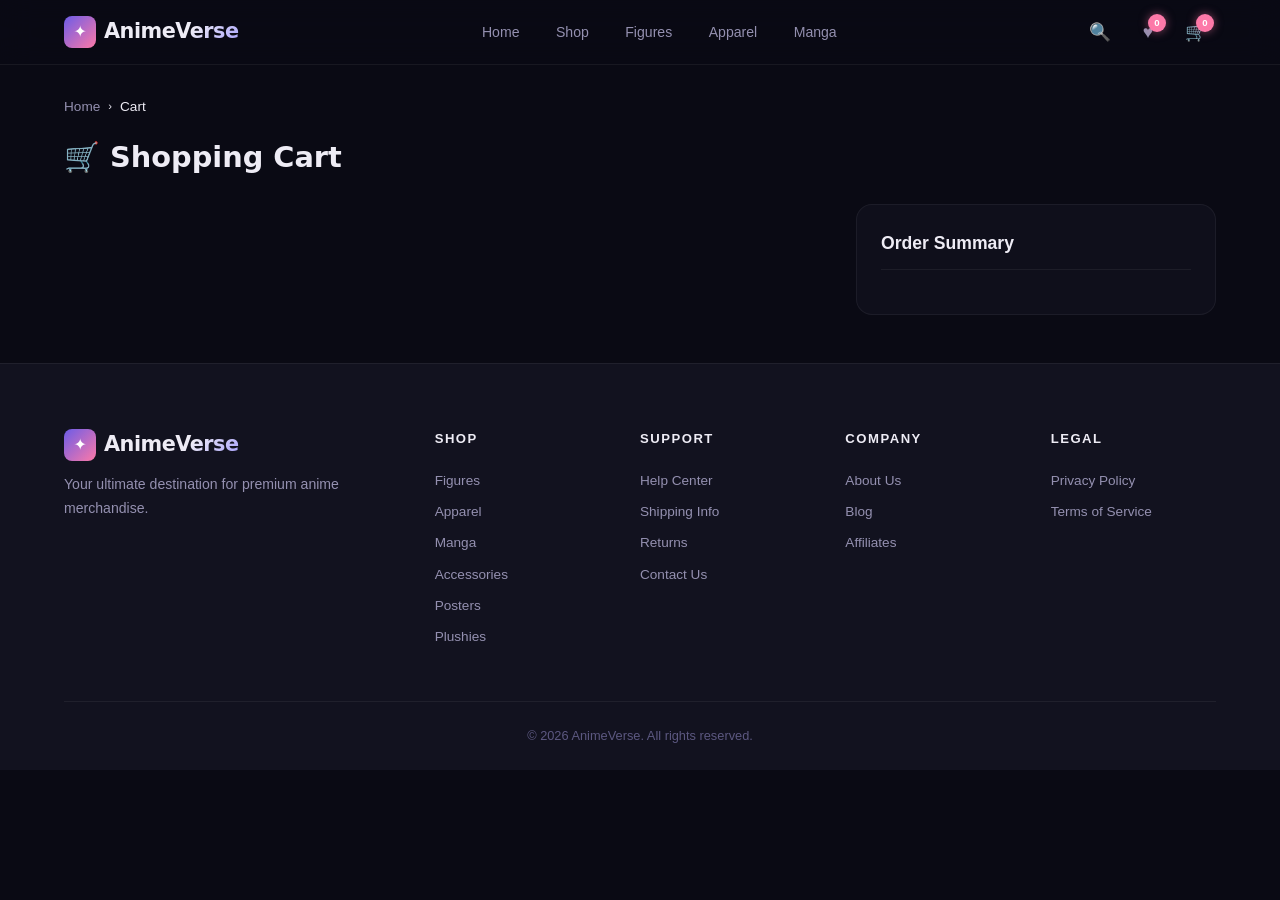
<file: cart.html>
<!DOCTYPE html>
<html lang="en">
<head>
  <meta charset="UTF-8">
  <meta name="viewport" content="width=device-width, initial-scale=1.0">
  <title>Shopping Cart — AnimeVerse</title>
  <link rel="stylesheet" href="css/style.css">
  <style>
    .cart-page {
      padding-top: 5rem;
      padding-bottom: 3rem;
    }

    .cart-page .breadcrumb { padding-bottom: 1rem; }

    .cart-layout {
      display: grid;
      grid-template-columns: 1fr 360px;
      gap: 2rem;
      align-items: start;
    }

    .cart-items {
      display: flex;
      flex-direction: column;
      gap: 1rem;
    }

    .cart-item {
      display: grid;
      grid-template-columns: 100px 1fr auto;
      gap: 1rem;
      padding: 1.25rem;
      border-radius: 16px;
      border: 1px solid var(--border);
      background: var(--bg-card);
      align-items: center;
    }

    .cart-item-image {
      width: 100px;
      height: 100px;
      border-radius: 12px;
      overflow: hidden;
      background: var(--bg-deep);
      display: flex;
      align-items: center;
      justify-content: center;
      border: 1px solid var(--border);
    }

    .cart-item-image img {
      width: 100%;
      height: 100%;
      object-fit: cover;
    }

    .cart-item-info h3 {
      font-size: 0.95rem;
      font-weight: 700;
      margin-bottom: 0.15rem;
    }

    .cart-item-info p {
      font-size: 0.8rem;
      color: var(--text-dim);
      margin-bottom: 0.5rem;
    }

    .cart-item-info .price {
      font-weight: 700;
      color: var(--accent);
    }

    .cart-item-actions {
      display: flex;
      align-items: center;
      gap: 1rem;
    }

    .cart-item-actions .qty-control {
      display: flex;
      align-items: center;
      gap: 0;
      border: 1px solid var(--border);
      border-radius: 8px;
      overflow: hidden;
    }

    .cart-item-actions .qty-control button {
      width: 32px;
      height: 32px;
      border: none;
      background: var(--glass-bg);
      color: var(--text-primary);
      cursor: pointer;
      font-size: 0.85rem;
      font-family: inherit;
      transition: background 0.2s;
    }

    .cart-item-actions .qty-control button:hover {
      background: var(--accent-dim);
      color: var(--accent);
    }

    .cart-item-actions .qty-control span {
      width: 36px;
      height: 32px;
      border-left: 1px solid var(--border);
      border-right: 1px solid var(--border);
      display: flex;
      align-items: center;
      justify-content: center;
      font-size: 0.85rem;
      font-weight: 700;
    }

    .cart-item-actions .remove-btn {
      background: none;
      border: none;
      color: var(--text-dim);
      cursor: pointer;
      font-size: 0.85rem;
      padding: 0.35rem;
      border-radius: 6px;
      transition: all 0.2s;
    }

    .cart-item-actions .remove-btn:hover {
      color: var(--secondary);
      background: var(--secondary-dim);
    }

    .cart-item-total {
      font-weight: 800;
      font-size: 1.05rem;
    }

    /* Summary sidebar */
    .cart-summary {
      position: sticky;
      top: 5rem;
      padding: 1.5rem;
      border-radius: 16px;
      border: 1px solid var(--border);
      background: var(--bg-card);
    }

    .cart-summary h3 {
      font-size: 1.1rem;
      font-weight: 700;
      margin-bottom: 1.25rem;
      padding-bottom: 0.75rem;
      border-bottom: 1px solid var(--border);
    }

    .summary-row {
      display: flex;
      justify-content: space-between;
      padding: 0.5rem 0;
      font-size: 0.88rem;
      color: var(--text-secondary);
    }

    .summary-row.total {
      border-top: 1px solid var(--border);
      margin-top: 0.5rem;
      padding-top: 1rem;
      font-weight: 700;
      font-size: 1.1rem;
      color: var(--text-primary);
    }

    .summary-row.total .amount {
      background: linear-gradient(135deg, var(--accent), var(--secondary));
      -webkit-background-clip: text;
      -webkit-text-fill-color: transparent;
      background-clip: text;
    }

    .summary-actions {
      display: flex;
      flex-direction: column;
      gap: 0.75rem;
      margin-top: 1.25rem;
    }

    .cart-empty {
      grid-column: 1 / -1;
    }

    @media (max-width: 820px) {
      .cart-layout { grid-template-columns: 1fr; }
      .cart-summary { position: static; }
    }

    @media (max-width: 640px) {
      .cart-item {
        grid-template-columns: 80px 1fr;
        gap: 0.75rem;
      }
      .cart-item-image { width: 80px; height: 80px; }
      .cart-item-actions { grid-column: 1 / -1; justify-content: space-between; }
    }
  </style>
</head>
<body>

  <!-- NAVBAR -->
  <nav class="navbar" id="navbar">
    <div class="container nav-container">
      <a href="index.html" class="nav-logo">
        <span class="logo-icon">✦</span>
        <span class="logo-text">AnimeVerse</span>
      </a>
      <div class="nav-menu" id="navMenu">
        <div class="nav-links">
          <a href="index.html" class="nav-link">Home</a>
          <a href="shop.html" class="nav-link">Shop</a>
          <a href="shop.html?cat=Figures" class="nav-link">Figures</a>
          <a href="shop.html?cat=Apparel" class="nav-link">Apparel</a>
          <a href="shop.html?cat=Manga" class="nav-link">Manga</a>
        </div>
      </div>
      <div class="nav-actions">
        <button class="nav-action-btn" onclick="window.location.href='shop.html'">🔍</button>
        <button class="nav-action-btn" id="wishlistBtn" onclick="window.location.href='wishlist.html'">
          ♥<span class="nav-badge" id="wishlistBadge">0</span>
        </button>
        <button class="nav-action-btn" onclick="window.location.href='cart.html'" style="color:var(--accent);">
          🛒<span class="nav-badge" id="cartBadge">0</span>
        </button>
        <button class="nav-toggle" id="navToggle"><span></span><span></span><span></span></button>
      </div>
    </div>
  </nav>

  <div class="container cart-page">
    <div class="breadcrumb">
      <a href="index.html">Home</a>
      <span class="breadcrumb-sep">›</span>
      <span>Cart</span>
    </div>

    <h1 style="font-family:var(--font-display);font-size:1.8rem;font-weight:800;margin-bottom:1.5rem;">🛒 Shopping Cart</h1>

    <div class="cart-layout">
      <div class="cart-items" id="cartItems">
        <!-- Populated by JS -->
      </div>

      <aside class="cart-summary" id="cartSummary">
        <h3>Order Summary</h3>
        <div id="summaryContent">
          <!-- Populated by JS -->
        </div>
      </aside>
    </div>
  </div>

  <!-- FOOTER -->
  <footer class="footer" style="margin-top:0;">
    <div class="container">
      <div class="footer-grid">
        <div class="footer-brand">
          <a href="index.html" class="nav-logo"><span class="logo-icon">✦</span><span class="logo-text">AnimeVerse</span></a>
          <p>Your ultimate destination for premium anime merchandise.</p>
        </div>
        <div class="footer-col">
          <h4>Shop</h4>
          <a href="shop.html?cat=Figures">Figures</a>
          <a href="shop.html?cat=Apparel">Apparel</a>
          <a href="shop.html?cat=Manga">Manga</a>
          <a href="shop.html?cat=Accessories">Accessories</a>
          <a href="shop.html?cat=Posters">Posters</a>
          <a href="shop.html?cat=Plushies">Plushies</a>
        </div>
        <div class="footer-col">
          <h4>Support</h4>
          <a href="#">Help Center</a>
          <a href="#">Shipping Info</a>
          <a href="#">Returns</a>
          <a href="#">Contact Us</a>
        </div>
        <div class="footer-col">
          <h4>Company</h4>
          <a href="#">About Us</a>
          <a href="#">Blog</a>
          <a href="#">Affiliates</a>
        </div>
        <div class="footer-col">
          <h4>Legal</h4>
          <a href="#">Privacy Policy</a>
          <a href="#">Terms of Service</a>
        </div>
      </div>
      <div class="footer-bottom">
        <p>© 2026 AnimeVerse. All rights reserved.</p>
      </div>
    </div>
  </footer>

  <div class="toast-container" id="toastContainer"></div>

  <script src="js/products.js"></script>
  <script src="js/app.js"></script>
  <script>
    (function() {
      function render() {
        AnimeVerse.loadState();
        AnimeVerse.updateBadges();

        const cart = AnimeVerse.getCart();
        const container = document.getElementById('cartItems');
        const summary = document.getElementById('summaryContent');

        if (cart.length === 0) {
          container.innerHTML = `
            <div class="empty-state cart-empty">
              <div class="empty-state-icon">🛒</div>
              <h3>Your cart is empty</h3>
              <p>Looks like you haven't added anything yet. Explore our collection!</p>
              <a href="shop.html" class="btn btn-primary">Browse Products</a>
            </div>
          `;
          summary.innerHTML = `
            <p style="color:var(--text-dim);font-size:0.88rem;">Add items to your cart to see the summary.</p>
            <div class="summary-actions">
              <a href="shop.html" class="btn btn-outline">Continue Shopping</a>
            </div>
          `;
          return;
        }

        // Render cart items
        container.innerHTML = cart.map(item => {
          const product = getProduct(item.id);
          return `
            <div class="cart-item" data-id="${item.id}">
              <div class="cart-item-image">
                <img src="${product ? product.image : 'https://placehold.co/200x200/1a1a2e/a29bfe?text=Product'}" alt="${item.name}" loading="lazy">
              </div>
              <div class="cart-item-info">
                <h3>${item.name}</h3>
                <p>${product ? product.series : ''}</p>
                <span class="price">$${item.price.toFixed(2)}</span>
              </div>
              <div class="cart-item-total">$${(item.price * item.qty).toFixed(2)}</div>
              <div class="cart-item-actions">
                <div class="qty-control">
                  <button onclick="window.cartPage.updateQty(${item.id}, ${item.qty - 1})">−</button>
                  <span>${item.qty}</span>
                  <button onclick="window.cartPage.updateQty(${item.id}, ${item.qty + 1})">+</button>
                </div>
                <button class="remove-btn" onclick="window.cartPage.removeItem(${item.id})">✕ Remove</button>
              </div>
            </div>
          `;
        }).join('');

        // Summary
        const subtotal = AnimeVerse.getCartTotal();
        const shipping = subtotal >= 50 ? 0 : 4.99;
        const tax = subtotal * 0.08;
        const total = subtotal + shipping + tax;

        summary.innerHTML = `
          <div class="summary-row">
            <span>Subtotal</span>
            <span>$${subtotal.toFixed(2)}</span>
          </div>
          <div class="summary-row">
            <span>Shipping</span>
            <span>${shipping === 0 ? 'FREE' : '$' + shipping.toFixed(2)}</span>
          </div>
          <div class="summary-row">
            <span>Tax (8%)</span>
            <span>$${tax.toFixed(2)}</span>
          </div>
          <div class="summary-row total">
            <span>Total</span>
            <span class="amount">$${total.toFixed(2)}</span>
          </div>
          <div class="summary-actions">
            <button class="btn btn-primary" onclick="AnimeVerse.showToast('🔜 Checkout coming soon!')">
              Proceed to Checkout →
            </button>
            <a href="shop.html" class="btn btn-outline">Continue Shopping</a>
          </div>
        `;
      }

      function updateQty(id, qty) {
        if (qty < 1) { removeItem(id); return; }
        AnimeVerse.updateCartQty(id, qty);
        render();
      }

      function removeItem(id) {
        AnimeVerse.removeFromCart(id);
        const product = getProduct(id);
        AnimeVerse.showToast(`🗑️ ${product ? product.name : 'Item'} removed from cart`);
        render();
      }

      window.cartPage = { updateQty, removeItem };
      render();
    })();
  </script>
</body>
</html>
</file>
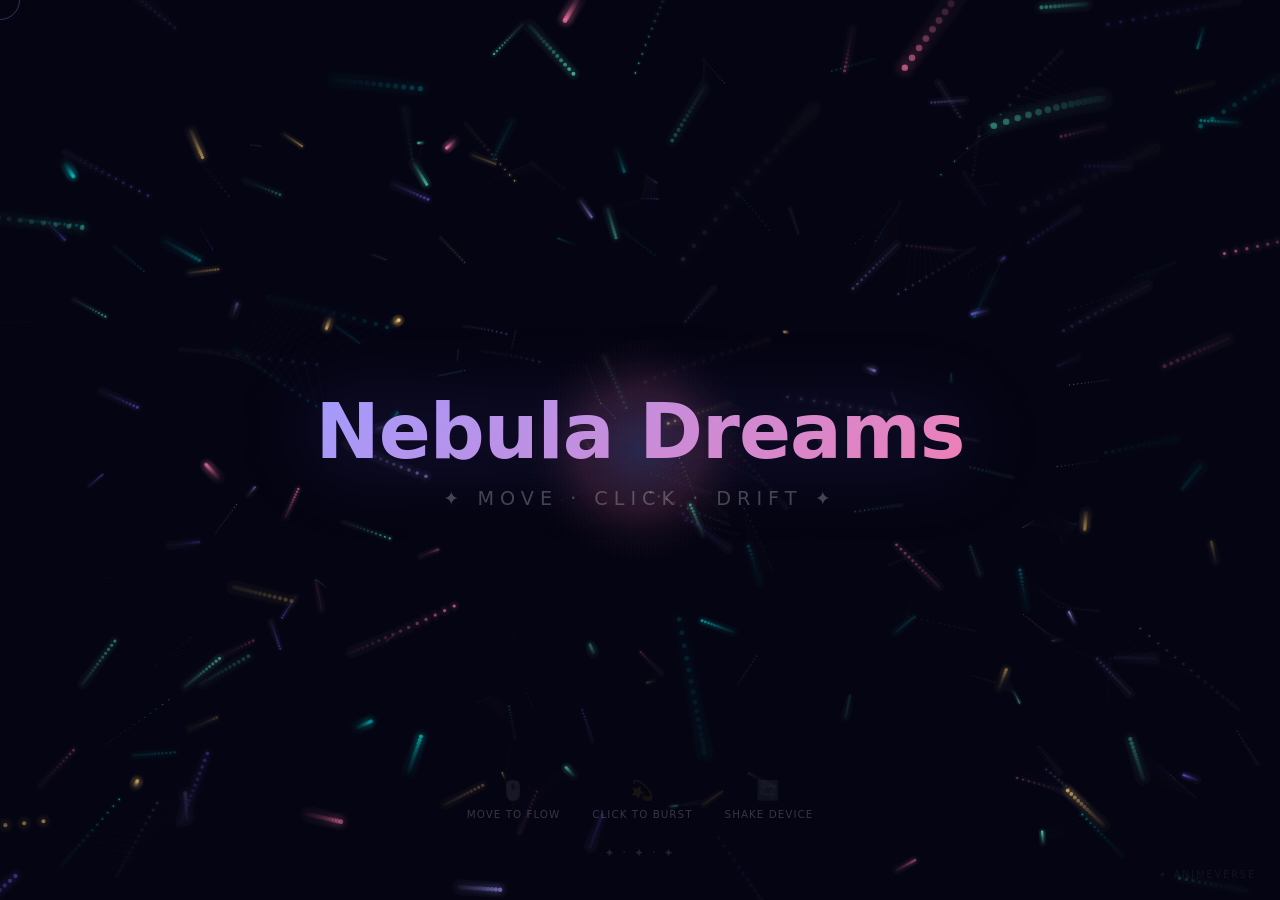
<file: nebula.html>
<!DOCTYPE html>
<html lang="en">
<head>
  <meta charset="UTF-8">
  <meta name="viewport" content="width=device-width, initial-scale=1.0">
  <title>Nebula Dreams — Interactive Particle Cosmos</title>
  <style>
    * { margin: 0; padding: 0; box-sizing: border-box; }
    body {
      overflow: hidden;
      background: #0a0a14;
      font-family: 'Segoe UI', system-ui, sans-serif;
      cursor: none;
      user-select: none;
    }

    canvas {
      display: block;
      position: fixed;
      inset: 0;
      width: 100vw;
      height: 100vh;
    }

    /* ── Ambient glow behind particles ── */
    .ambient {
      position: fixed;
      inset: 0;
      pointer-events: none;
      z-index: 0;
      background:
        radial-gradient(ellipse 60% 50% at 20% 30%, rgba(108, 92, 231, 0.08) 0%, transparent 70%),
        radial-gradient(ellipse 50% 60% at 80% 70%, rgba(253, 121, 168, 0.06) 0%, transparent 70%),
        radial-gradient(ellipse 40% 40% at 50% 50%, rgba(0, 206, 201, 0.04) 0%, transparent 70%);
    }

    /* ── Title overlay ── */
    .overlay {
      position: fixed;
      inset: 0;
      display: flex;
      flex-direction: column;
      align-items: center;
      justify-content: center;
      pointer-events: none;
      z-index: 2;
    }

    .title {
      font-size: clamp(2rem, 6vw, 5rem);
      font-weight: 900;
      letter-spacing: -1px;
      color: transparent;
      background: linear-gradient(135deg, #a29bfe 0%, #fd79a8 40%, #fdcb6e 70%, #a29bfe 100%);
      background-size: 300% 300%;
      -webkit-background-clip: text;
      background-clip: text;
      animation: gradient-shift 6s ease-in-out infinite;
      text-shadow: none;
      filter: drop-shadow(0 0 40px rgba(108, 92, 231, 0.3));
      line-height: 1.1;
    }

    .subtitle {
      margin-top: 0.75rem;
      font-size: clamp(0.8rem, 1.5vw, 1.2rem);
      font-weight: 300;
      color: rgba(255, 255, 255, 0.25);
      letter-spacing: 6px;
      text-transform: uppercase;
      animation: fade-pulse 4s ease-in-out infinite;
    }

    .hint {
      position: fixed;
      bottom: 2.5rem;
      left: 50%;
      transform: translateX(-50%);
      font-size: 0.75rem;
      color: rgba(255, 255, 255, 0.12);
      letter-spacing: 2px;
      pointer-events: none;
      z-index: 2;
      animation: fade-pulse 3s ease-in-out infinite;
    }

    @keyframes gradient-shift {
      0%, 100% { background-position: 0% 50%; }
      50% { background-position: 100% 50%; }
    }

    @keyframes fade-pulse {
      0%, 100% { opacity: 0.4; }
      50% { opacity: 1; }
    }

    /* ── Instructions (fade out on interaction) ── */
    .instructions {
      position: fixed;
      bottom: 5rem;
      left: 50%;
      transform: translateX(-50%);
      display: flex;
      gap: 2rem;
      pointer-events: none;
      z-index: 2;
      transition: opacity 1s ease;
    }

    .instructions.hidden { opacity: 0; }

    .instruction-item {
      display: flex;
      flex-direction: column;
      align-items: center;
      gap: 0.4rem;
      color: rgba(255, 255, 255, 0.2);
      font-size: 0.65rem;
      letter-spacing: 1px;
      text-transform: uppercase;
    }

    .instruction-item .icon {
      font-size: 1.2rem;
      opacity: 0.4;
    }

    /* ── Cursor follower ── */
    .cursor-ring {
      position: fixed;
      width: 40px;
      height: 40px;
      border-radius: 50%;
      border: 1.5px solid rgba(162, 155, 254, 0.3);
      pointer-events: none;
      z-index: 3;
      transform: translate(-50%, -50%);
      transition: width 0.4s cubic-bezier(0.34, 1.56, 0.64, 1),
                  height 0.4s cubic-bezier(0.34, 1.56, 0.64, 1),
                  border-color 0.4s ease,
                  opacity 0.4s ease;
      mix-blend-mode: screen;
    }

    .cursor-ring.burst {
      width: 100px;
      height: 100px;
      border-color: rgba(253, 121, 168, 0.5);
      opacity: 0;
    }

    /* ── Corner badge ── */
    .badge-corner {
      position: fixed;
      bottom: 1.25rem;
      right: 1.5rem;
      z-index: 2;
      pointer-events: none;
      font-size: 0.6rem;
      letter-spacing: 2px;
      color: rgba(255, 255, 255, 0.06);
      text-transform: uppercase;
    }
  </style>
</head>
<body>

  <div class="ambient"></div>
  <canvas id="cosmos"></canvas>

  <div class="overlay">
    <h1 class="title">Nebula Dreams</h1>
    <p class="subtitle">✦ Move · Click · Drift ✦</p>
  </div>

  <div class="instructions">
    <div class="instruction-item">
      <span class="icon">🖱️</span>
      <span>Move to flow</span>
    </div>
    <div class="instruction-item">
      <span class="icon">💫</span>
      <span>Click to burst</span>
    </div>
    <div class="instruction-item">
      <span class="icon">🔄</span>
      <span>Shake device</span>
    </div>
  </div>

  <p class="hint">✦ · ✦ · ✦</p>
  <div class="cursor-ring" id="cursorRing"></div>
  <div class="badge-corner">✦ AnimeVerse</div>

  <script>
    // ─── CANVAS SETUP ─────────────────────────────────────
    const canvas = document.getElementById('cosmos');
    const ctx = canvas.getContext('2d');
    const ring = document.getElementById('cursorRing');

    let W, H, CX, CY;

    function resize() {
      W = canvas.width = window.innerWidth;
      H = canvas.height = window.innerHeight;
      CX = W / 2;
      CY = H / 2;
    }
    resize();
    window.addEventListener('resize', resize);

    // ─── MOUSE / TOUCH ─────────────────────────────────────
    const mouse = { x: CX, y: CY, tx: CX, ty: CY, down: false };
    let burstQueue = [];

    function updateMouse(x, y) {
      mouse.tx = x;
      mouse.ty = y;
      ring.style.left = x + 'px';
      ring.style.top = y + 'px';

      // Hide instructions after first move
      document.querySelector('.instructions')?.classList.add('hidden');
    }

    canvas.addEventListener('mousemove', e => {
      updateMouse(e.clientX, e.clientY);
    });

    canvas.addEventListener('touchmove', e => {
      const t = e.touches[0];
      updateMouse(t.clientX, t.clientY);
    }, { passive: true });

    canvas.addEventListener('touchstart', e => {
      const t = e.touches[0];
      updateMouse(t.clientX, t.clientY);
      triggerBurst(t.clientX, t.clientY);
    }, { passive: true });

    canvas.addEventListener('mousedown', e => {
      mouse.down = true;
      triggerBurst(e.clientX, e.clientY);
    });

    canvas.addEventListener('mouseup', () => { mouse.down = false; });

    // ─── BURST ─────────────────────────────────────────────
    function triggerBurst(x, y) {
      burstQueue.push({ x, y, time: Date.now() });

      // Ring animation
      ring.classList.remove('burst');
      void ring.offsetWidth; // force reflow
      ring.classList.add('burst');
      setTimeout(() => ring.classList.remove('burst'), 600);
    }

    // ─── PARTICLES ─────────────────────────────────────────
    const PARTICLE_COUNT = 280;
    const particles = [];

    const PALETTE = [
      { r: 162, g: 155, b: 254 },  // lavender (#a29bfe)
      { r: 253, g: 121, b: 168 },  // pink (#fd79a8)
      { r: 108, g: 92,  b: 231 },  // purple (#6c5ce7)
      { r: 0,   g: 206, b: 201 },  // teal (#00cec9)
      { r: 253, g: 203, b: 110 },  // gold (#fdcb6e)
      { r: 85,  g: 239, b: 196 },  // mint (#55efc4)
    ];

    for (let i = 0; i < PARTICLE_COUNT; i++) {
      const angle = Math.random() * Math.PI * 2;
      const radius = Math.random() * Math.min(W, H) * 0.5;
      const col = PALETTE[Math.floor(Math.random() * PALETTE.length)];
      particles.push({
        // Position in 3D space
        px: (Math.random() - 0.5) * W * 1.5,
        py: (Math.random() - 0.5) * H * 1.5,
        pz: Math.random() * 800 - 200,

        // Velocity
        vx: 0,
        vy: 0,
        vz: 0,

        // Home position (for return drift)
        homeX: (Math.random() - 0.5) * W * 1.2,
        homeY: (Math.random() - 0.5) * H * 1.2,
        homeZ: Math.random() * 600 - 100,

        // Properties
        size: Math.random() * 3 + 0.5,
        color: col,
        baseAlpha: Math.random() * 0.6 + 0.2,
        phase: Math.random() * Math.PI * 2,
        speed: Math.random() * 0.3 + 0.1,
        orbitRadius: Math.random() * 80 + 10,
        orbitSpeed: (Math.random() - 0.5) * 0.005,
        orbitAngle: Math.random() * Math.PI * 2,
      });
    }

    // ─── CONSTELLATION LINES ─────────────────────────────
    function distance3D(a, b) {
      const dx = a.px - b.px;
      const dy = a.py - b.py;
      const dz = a.pz - b.pz;
      return Math.sqrt(dx * dx + dy * dy + dz * dz);
    }

    // ─── BURST PARTICLES ──────────────────────────────────
    let burstParticles = [];

    function createBurstEffect(x, y, z) {
      const count = 40 + Math.floor(Math.random() * 30);
      for (let i = 0; i < count; i++) {
        const angle = Math.random() * Math.PI * 2;
        const angle2 = Math.random() * Math.PI * 2;
        const speed = Math.random() * 8 + 3;
        const col = PALETTE[Math.floor(Math.random() * PALETTE.length)];
        burstParticles.push({
          x, y, z,
          vx: Math.cos(angle) * Math.sin(angle2) * speed,
          vy: Math.sin(angle) * Math.sin(angle2) * speed,
          vz: Math.cos(angle2) * speed,
          life: 1,
          decay: Math.random() * 0.015 + 0.008,
          size: Math.random() * 3 + 1,
          color: col,
        });
      }
    }

    // ─── ANIMATION LOOP ───────────────────────────────────
    function project(x, y, z) {
      const focal = 500;
      const scale = focal / (focal + z);
      return {
        sx: x * scale + CX,
        sy: y * scale + CY,
        scale,
      };
    }

    function animate() {
      // Smooth mouse follow
      mouse.x += (mouse.tx - mouse.x) * 0.08;
      mouse.y += (mouse.ty - mouse.y) * 0.08;

      const mx = (mouse.x - CX) / W;
      const my = (mouse.y - CY) / H;
      const mDist = Math.sqrt(mx * mx + my * my);
      const mAngle = Math.atan2(my, mx);

      // Clear with trail
      ctx.fillStyle = 'rgba(10, 10, 20, 0.15)';
      ctx.fillRect(0, 0, W, H);

      // ── Update & sort particles ──
      const projected = [];

      for (let i = 0; i < particles.length; i++) {
        const p = particles[i];
        const now = Date.now();

        // Mouse influence — particles flow toward/around cursor
        const dx = (mouse.x - CX) - p.px;
        const dy = (mouse.y - CY) - p.py;
        const dist = Math.sqrt(dx * dx + dy * dy);
        const influence = Math.max(0, 1 - dist / 350);

        if (influence > 0) {
          // Flow around the cursor (vortex)
          const angle = Math.atan2(dy, dx) + Math.PI / 2;
          const force = influence * 1.2;
          p.vx += Math.cos(angle) * force * 0.04;
          p.vy += Math.sin(angle) * force * 0.04;
          p.vz += (200 - p.pz) * influence * 0.005;

          // Pull toward cursor surface
          p.vx += dx * influence * 0.008;
          p.vy += dy * influence * 0.008;
        }

        // Return to home (gentle drift)
        p.vx += (p.homeX - p.px) * 0.0006;
        p.vy += (p.homeY - p.py) * 0.0006;
        p.vz += (p.homeZ - p.pz) * 0.0006;

        // Orbital motion
        p.orbitAngle += p.orbitSpeed;
        p.vx += Math.cos(p.orbitAngle) * 0.02;
        p.vy += Math.sin(p.orbitAngle) * 0.02;

        // Damping
        p.vx *= 0.97;
        p.vy *= 0.97;
        p.vz *= 0.97;

        // Update position
        p.px += p.vx;
        p.py += p.vy;
        p.pz += p.vz;

        // Wrap boundaries
        const halfW = W * 1.2;
        const halfH = H * 1.2;
        if (p.px > halfW) p.px = -halfW;
        if (p.px < -halfW) p.px = halfW;
        if (p.py > halfH) p.py = -halfH;
        if (p.py < -halfH) p.py = halfH;
        if (p.pz > 600) p.pz = -200;
        if (p.pz < -300) p.pz = 500;

        // Project to 2D
        const proj = project(p.px, p.py, p.pz);
        proj.idx = i;
        proj.particle = p;
        if (proj.scale > 0 && proj.sx > -50 && proj.sx < W + 50 && proj.sy > -50 && proj.sy < H + 50) {
          projected.push(proj);
        }
      }

      // Sort by depth (far first)
      projected.sort((a, b) => a.particle.pz - b.particle.pz);

      // ── Constellation lines ──
      ctx.lineWidth = 0.5;
      for (let i = 0; i < projected.length; i++) {
        for (let j = i + 1; j < projected.length; j++) {
          const d = distance3D(projected[i].particle, projected[j].particle);
          if (d < 100) {
            const alpha = (1 - d / 100) * 0.12;
            const p1 = projected[i];
            const p2 = projected[j];
            ctx.beginPath();
            ctx.moveTo(p1.sx, p1.sy);
            ctx.lineTo(p2.sx, p2.sy);
            ctx.strokeStyle = `rgba(162, 155, 254, ${alpha})`;
            ctx.stroke();
          }
        }
      }

      // ── Draw particles ──
      for (const proj of projected) {
        const p = proj.particle;
        const alpha = p.baseAlpha * (0.6 + 0.4 * Math.sin(Date.now() * 0.001 + p.phase));
        const depthFactor = Math.max(0.2, Math.min(1, (p.pz + 200) / 600));
        const size = p.size * proj.scale * (0.7 + 0.3 * depthFactor);
        const c = p.color;

        // Glow outer
        const glowSize = size * 4;
        const gradient = ctx.createRadialGradient(proj.sx, proj.sy, 0, proj.sx, proj.sy, glowSize);
        gradient.addColorStop(0, `rgba(${c.r}, ${c.g}, ${c.b}, ${alpha * 0.5})`);
        gradient.addColorStop(0.3, `rgba(${c.r}, ${c.g}, ${c.b}, ${alpha * 0.15})`);
        gradient.addColorStop(1, `rgba(${c.r}, ${c.g}, ${c.b}, 0)`);

        ctx.beginPath();
        ctx.arc(proj.sx, proj.sy, glowSize, 0, Math.PI * 2);
        ctx.fillStyle = gradient;
        ctx.fill();

        // Core
        ctx.beginPath();
        ctx.arc(proj.sx, proj.sy, Math.max(0.5, size), 0, Math.PI * 2);
        ctx.fillStyle = `rgba(${c.r}, ${c.g}, ${c.b}, ${alpha * 0.9})`;
        ctx.fill();
      }

      // ── Burst particles ──
      for (let i = burstParticles.length - 1; i >= 0; i--) {
        const b = burstParticles[i];
        b.x += b.vx;
        b.y += b.vy;
        b.z += b.vz;
        b.vx *= 0.96;
        b.vy *= 0.96;
        b.vz *= 0.96;
        b.life -= b.decay;

        if (b.life <= 0) {
          burstParticles.splice(i, 1);
          continue;
        }

        const proj = project(b.x, b.y, b.z);
        if (proj.scale <= 0) continue;

        const alpha = b.life * 0.9;
        const size = b.size * proj.scale * b.life;
        const c = b.color;

        // Outer glow
        const gSize = size * 5;
        const grad = ctx.createRadialGradient(proj.sx, proj.sy, 0, proj.sx, proj.sy, gSize);
        grad.addColorStop(0, `rgba(${c.r}, ${c.g}, ${c.b}, ${alpha * 0.6})`);
        grad.addColorStop(0.2, `rgba(${c.r}, ${c.g}, ${c.b}, ${alpha * 0.2})`);
        grad.addColorStop(1, `rgba(${c.r}, ${c.g}, ${c.b}, 0)`);
        ctx.beginPath();
        ctx.arc(proj.sx, proj.sy, gSize, 0, Math.PI * 2);
        ctx.fillStyle = grad;
        ctx.fill();

        // Core
        ctx.beginPath();
        ctx.arc(proj.sx, proj.sy, Math.max(1, size), 0, Math.PI * 2);
        ctx.fillStyle = `rgba(${c.r}, ${c.g}, ${c.b}, ${alpha})`;
        ctx.fill();

        // Trail dot
        ctx.beginPath();
        ctx.arc(proj.sx - b.vx * 2, proj.sy - b.vy * 2, Math.max(0.5, size * 0.5), 0, Math.PI * 2);
        ctx.fillStyle = `rgba(${c.r}, ${c.g}, ${c.b}, ${alpha * 0.4})`;
        ctx.fill();
      }

      // ── Process burst queue ──
      while (burstQueue.length) {
        const bq = burstQueue.shift();
        if (Date.now() - bq.time > 200) continue;
        const px = (bq.x - CX);
        const py = (bq.y - CY);
        createBurstEffect(px, py, 0);
      }

      // ── Mouse glow ──
      const mg = ctx.createRadialGradient(mouse.x, mouse.y, 0, mouse.x, mouse.y, 120);
      mg.addColorStop(0, 'rgba(162, 155, 254, 0.04)');
      mg.addColorStop(0.5, 'rgba(253, 121, 168, 0.025)');
      mg.addColorStop(1, 'rgba(0,0,0,0)');
      ctx.fillStyle = mg;
      ctx.fillRect(0, 0, W, H);

      requestAnimationFrame(animate);
    }

    animate();

    // ─── AUTO BURST on idle ───────────────────────────────
    let lastMove = Date.now();
    const originalUpdate = updateMouse;
    updateMouse = function(x, y) {
      lastMove = Date.now();
      originalUpdate(x, y);
    };

    setInterval(() => {
      if (Date.now() - lastMove > 5000) {
        // Random burst somewhere in the scene
        const bx = CX + (Math.random() - 0.5) * W * 0.6;
        const by = CY + (Math.random() - 0.5) * H * 0.6;
        burstQueue.push({ x: bx, y: by, time: Date.now() });
        lastMove = Date.now();
      }
    }, 6000);

    // ─── RESIZE ───────────────────────────────────────────
    window.addEventListener('resize', () => {
      resize();
      // Re-home particles loosely
      for (const p of particles) {
        if (Math.random() > 0.5) {
          p.homeX = (Math.random() - 0.5) * W * 1.2;
          p.homeY = (Math.random() - 0.5) * H * 1.2;
        }
      }
    });
  </script>
</body>
</html>
</file>
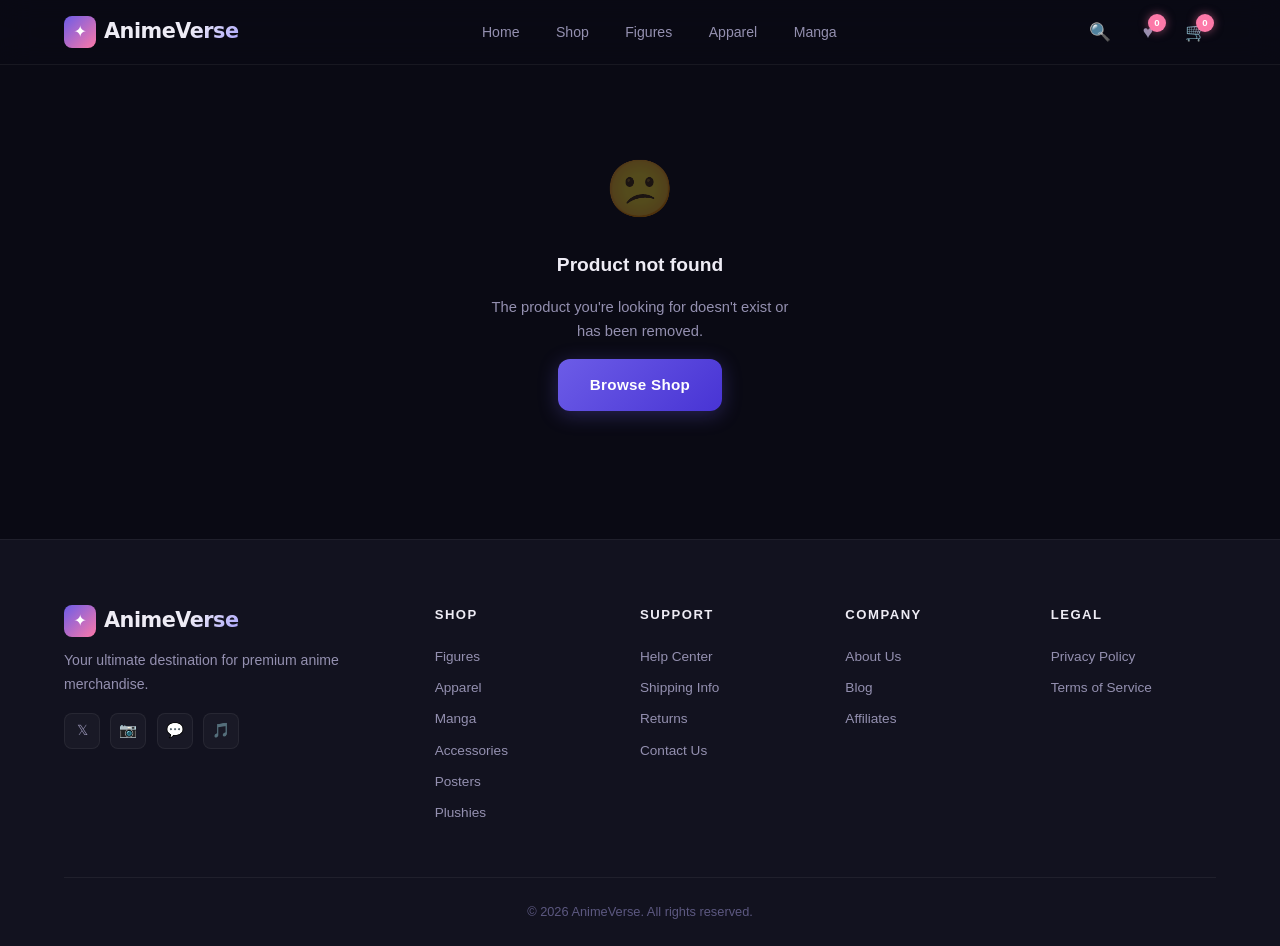
<file: product.html>
<!DOCTYPE html>
<html lang="en">
<head>
  <meta charset="UTF-8">
  <meta name="viewport" content="width=device-width, initial-scale=1.0">
  <meta name="description" content="Product details page">
  <title>Product — AnimeVerse</title>
  <link rel="stylesheet" href="css/style.css">
  <style>
    .product-detail {
      display: grid;
      grid-template-columns: 1fr 1fr;
      gap: 3rem;
      padding-top: 5rem;
    }

    .product-gallery {
      position: sticky;
      top: 5rem;
      height: fit-content;
    }

    .gallery-main {
      width: 100%;
      aspect-ratio: 1;
      border-radius: 20px;
      overflow: hidden;
      border: 1px solid var(--border);
      background: var(--bg-deep);
      display: flex;
      align-items: center;
      justify-content: center;
      margin-bottom: 1rem;
    }

    .gallery-main img {
      width: 100%;
      height: 100%;
      object-fit: cover;
      transition: transform 0.5s var(--ease);
    }

    .gallery-main:hover img {
      transform: scale(1.08);
    }

    .gallery-thumbs {
      display: flex;
      gap: 0.75rem;
    }

    .gallery-thumb {
      width: 72px;
      height: 72px;
      border-radius: 12px;
      overflow: hidden;
      border: 2px solid var(--border);
      cursor: pointer;
      transition: border-color 0.25s var(--ease);
      background: var(--bg-deep);
      display: flex;
      align-items: center;
      justify-content: center;
    }

    .gallery-thumb.active,
    .gallery-thumb:hover {
      border-color: var(--accent);
    }

    .gallery-thumb img {
      width: 100%;
      height: 100%;
      object-fit: cover;
    }

    .product-info {
      display: flex;
      flex-direction: column;
      gap: 1.25rem;
      padding-top: 1rem;
    }

    .product-info .breadcrumb {
      padding: 0;
    }

    .product-info h1 {
      font-family: var(--font-display);
      font-size: clamp(1.6rem, 3vw, 2.2rem);
      font-weight: 800;
      line-height: 1.15;
    }

    .product-meta {
      display: flex;
      align-items: center;
      gap: 1rem;
      flex-wrap: wrap;
    }

    .product-meta .rating {
      display: flex;
      align-items: center;
      gap: 0.4rem;
    }

    .product-meta .stars { color: var(--gold); letter-spacing: 1px; }
    .product-meta .reviews { color: var(--text-dim); font-size: 0.85rem; }

    .product-price-large {
      font-size: 2rem;
      font-weight: 900;
    }

    .product-price-large .original {
      font-size: 1.2rem;
      font-weight: 500;
      color: var(--text-dim);
      text-decoration: line-through;
      margin-left: 0.5rem;
    }

    .product-description {
      color: var(--text-secondary);
      line-height: 1.7;
      font-size: 0.95rem;
    }

    .product-variants {
      display: flex;
      flex-direction: column;
      gap: 0.75rem;
    }

    .variant-label {
      font-size: 0.78rem;
      font-weight: 600;
      text-transform: uppercase;
      letter-spacing: 1px;
      color: var(--text-secondary);
    }

    .variant-options {
      display: flex;
      flex-wrap: wrap;
      gap: 0.5rem;
    }

    .variant-btn {
      padding: 0.5rem 1rem;
      border-radius: 8px;
      border: 1px solid var(--border);
      background: var(--glass-bg);
      color: var(--text-secondary);
      font-size: 0.82rem;
      cursor: pointer;
      transition: all 0.2s var(--ease);
      font-family: inherit;
    }

    .variant-btn:hover,
    .variant-btn.active {
      border-color: var(--accent);
      color: var(--accent);
      background: var(--accent-dim);
    }

    .product-actions {
      display: flex;
      align-items: center;
      gap: 1rem;
      padding-top: 0.5rem;
    }

    .qty-control {
      display: flex;
      align-items: center;
      gap: 0;
      border: 1px solid var(--border);
      border-radius: 10px;
      overflow: hidden;
    }

    .qty-control button {
      width: 40px;
      height: 40px;
      border: none;
      background: var(--glass-bg);
      color: var(--text-primary);
      font-size: 1rem;
      cursor: pointer;
      transition: background 0.2s;
      display: flex;
      align-items: center;
      justify-content: center;
      font-family: inherit;
    }

    .qty-control button:hover {
      background: var(--accent-dim);
      color: var(--accent);
    }

    .qty-control input {
      width: 50px;
      height: 40px;
      border: none;
      border-left: 1px solid var(--border);
      border-right: 1px solid var(--border);
      background: transparent;
      color: var(--text-primary);
      text-align: center;
      font-size: 0.9rem;
      font-weight: 700;
      font-family: inherit;
      outline: none;
    }

    .product-actions .btn { flex: 1; }

    .product-actions .wishlist-btn {
      width: 48px;
      height: 48px;
      border-radius: 12px;
      border: 1px solid var(--border);
      background: var(--glass-bg);
      color: var(--text-secondary);
      cursor: pointer;
      display: flex;
      align-items: center;
      justify-content: center;
      font-size: 1.2rem;
      transition: all 0.25s var(--ease);
    }

    .product-actions .wishlist-btn:hover,
    .product-actions .wishlist-btn.active {
      border-color: var(--secondary);
      color: var(--secondary);
      background: var(--secondary-dim);
    }

    /* Details accordion */
    .product-details-tabs {
      border-top: 1px solid var(--border);
      padding-top: 1rem;
    }

    .detail-tab {
      border-bottom: 1px solid var(--border);
    }

    .detail-tab-header {
      display: flex;
      align-items: center;
      justify-content: space-between;
      padding: 1rem 0;
      cursor: pointer;
      font-weight: 600;
      font-size: 0.92rem;
      color: var(--text-primary);
      transition: color 0.2s;
    }

    .detail-tab-header:hover { color: var(--accent); }
    .detail-tab-header .arrow { transition: transform 0.3s var(--ease); font-size: 0.75rem; }
    .detail-tab.open .detail-tab-header .arrow { transform: rotate(180deg); }
    .detail-tab-body {
      max-height: 0;
      overflow: hidden;
      transition: max-height 0.35s var(--ease), padding 0.35s var(--ease);
      color: var(--text-secondary);
      font-size: 0.88rem;
      line-height: 1.7;
    }
    .detail-tab.open .detail-tab-body {
      max-height: 300px;
      padding-bottom: 1rem;
    }

    @media (max-width: 820px) {
      .product-detail { grid-template-columns: 1fr; gap: 2rem; }
      .product-gallery { position: static; }
    }
  </style>
</head>
<body>

  <!-- NAVBAR -->
  <nav class="navbar" id="navbar">
    <div class="container nav-container">
      <a href="index.html" class="nav-logo">
        <span class="logo-icon">✦</span>
        <span class="logo-text">AnimeVerse</span>
      </a>
      <div class="nav-menu" id="navMenu">
        <div class="nav-links">
          <a href="index.html" class="nav-link">Home</a>
          <a href="shop.html" class="nav-link">Shop</a>
          <a href="shop.html?cat=Figures" class="nav-link">Figures</a>
          <a href="shop.html?cat=Apparel" class="nav-link">Apparel</a>
          <a href="shop.html?cat=Manga" class="nav-link">Manga</a>
        </div>
      </div>
      <div class="nav-actions">
        <button class="nav-action-btn" onclick="window.location.href='shop.html'">🔍</button>
        <button class="nav-action-btn" onclick="window.location.href='wishlist.html'">
          ♥<span class="nav-badge" id="wishlistBadge">0</span>
        </button>
        <button class="nav-action-btn" onclick="window.location.href='cart.html'">
          🛒<span class="nav-badge" id="cartBadge">0</span>
        </button>
        <button class="nav-toggle" id="navToggle"><span></span><span></span><span></span></button>
      </div>
    </div>
  </nav>

  <div class="container product-detail" id="productDetail">
    <!-- Populated by JS -->
  </div>

  <!-- Related Products -->
  <section class="section" id="relatedSection">
    <div class="container">
      <div class="section-header">
        <span class="section-label">You May Also Like</span>
        <h2 class="section-title">Related Products</h2>
      </div>
      <div class="product-grid" id="relatedGrid">
        <!-- Populated by JS -->
      </div>
    </div>
  </section>

  <!-- FOOTER -->
  <footer class="footer">
    <div class="container">
      <div class="footer-grid">
        <div class="footer-brand">
          <a href="index.html" class="nav-logo"><span class="logo-icon">✦</span><span class="logo-text">AnimeVerse</span></a>
          <p>Your ultimate destination for premium anime merchandise.</p>
          <div class="footer-social">
            <a href="#">𝕏</a><a href="#">📷</a><a href="#">💬</a><a href="#">🎵</a>
          </div>
        </div>
        <div class="footer-col">
          <h4>Shop</h4>
          <a href="shop.html?cat=Figures">Figures</a>
          <a href="shop.html?cat=Apparel">Apparel</a>
          <a href="shop.html?cat=Manga">Manga</a>
          <a href="shop.html?cat=Accessories">Accessories</a>
          <a href="shop.html?cat=Posters">Posters</a>
          <a href="shop.html?cat=Plushies">Plushies</a>
        </div>
        <div class="footer-col">
          <h4>Support</h4>
          <a href="#">Help Center</a>
          <a href="#">Shipping Info</a>
          <a href="#">Returns</a>
          <a href="#">Contact Us</a>
        </div>
        <div class="footer-col">
          <h4>Company</h4>
          <a href="#">About Us</a>
          <a href="#">Blog</a>
          <a href="#">Affiliates</a>
        </div>
        <div class="footer-col">
          <h4>Legal</h4>
          <a href="#">Privacy Policy</a>
          <a href="#">Terms of Service</a>
        </div>
      </div>
      <div class="footer-bottom">
        <p>© 2026 AnimeVerse. All rights reserved.</p>
      </div>
    </div>
  </footer>

  <div class="toast-container" id="toastContainer"></div>

  <script src="js/products.js"></script>
  <script src="js/app.js"></script>
  <script>
    (function() {
      const params = new URLSearchParams(window.location.search);
      const id = parseInt(params.get('id'));
      const product = getProduct(id);

      const container = document.getElementById('productDetail');
      const relatedGrid = document.getElementById('relatedGrid');

      if (!product) {
        container.innerHTML = `
          <div style="grid-column:1/-1;">
            <div class="empty-state">
              <div class="empty-state-icon">😕</div>
              <h3>Product not found</h3>
              <p>The product you're looking for doesn't exist or has been removed.</p>
              <a href="shop.html" class="btn btn-primary">Browse Shop</a>
            </div>
          </div>
        `;
        document.getElementById('relatedSection').style.display = 'none';
        return;
      }

      // Render product detail
      const salePrice = product.originalPrice && product.originalPrice > product.price;
      const discount = salePrice ? Math.round((1 - product.price / product.originalPrice) * 100) : 0;
      const placeholderImg = `https://placehold.co/400x400/1a1a2e/a29bfe?text=${encodeURIComponent(product.name.split(' ').slice(0,3).join('+'))}&font=raleway`;

      container.innerHTML = `
        <!-- Gallery -->
        <div class="product-gallery">
          <div class="gallery-main">
            <img src="${product.image}" alt="${product.name}" id="mainImage">
          </div>
          <div class="gallery-thumbs">
            <div class="gallery-thumb active"><img src="${product.image}" alt=""></div>
            <div class="gallery-thumb"><img src="${placeholderImg}" alt=""></div>
            <div class="gallery-thumb"><img src="${product.image}" alt=""></div>
            <div class="gallery-thumb"><img src="${placeholderImg}" alt=""></div>
          </div>
        </div>

        <!-- Info -->
        <div class="product-info">
          <div class="breadcrumb">
            <a href="index.html">Home</a>
            <span class="breadcrumb-sep">›</span>
            <a href="shop.html">Shop</a>
            <span class="breadcrumb-sep">›</span>
            <a href="shop.html?cat=${product.category}">${product.category}</a>
            <span class="breadcrumb-sep">›</span>
            <span>${product.name}</span>
          </div>

          <div class="product-meta">
            ${product.badge ? `<span class="badge badge-${product.badge}">${product.badge === 'hot' ? '🔥 Hot' : product.badge === 'new' ? '✨ New' : product.badge === 'sale' ? discount + '% OFF' : ''}</span>` : ''}
            <div class="rating">
              <span class="stars">${AnimeVerse.renderStars(product.rating)}</span>
              <span class="reviews">${product.rating} (${product.reviews} reviews)</span>
            </div>
          </div>

          <h1>${product.name}</h1>

          <div class="product-price-large">
            ${salePrice ? `<span class="original">$${product.originalPrice.toFixed(2)}</span>` : ''}
            $${product.price.toFixed(2)}
          </div>

          <p class="product-description">${product.description}</p>

          <div class="product-variants">
            <div>
              <span class="variant-label">Series</span>
              <div class="variant-options">
                <button class="variant-btn active">${product.series}</button>
                <button class="variant-btn">Standard Edition</button>
              </div>
            </div>
            <div>
              <span class="variant-label">Size / Version</span>
              <div class="variant-options">
                <button class="variant-btn active">Standard</button>
                <button class="variant-btn">Deluxe</button>
                <button class="variant-btn">Collector's</button>
              </div>
            </div>
          </div>

          <div class="product-actions">
            <div class="qty-control">
              <button onclick="this.nextElementSibling.stepDown(); this.nextElementSibling.dispatchEvent(new Event('change'))">−</button>
              <input type="number" value="1" min="1" max="99" id="productQty">
              <button onclick="this.previousElementSibling.stepUp(); this.previousElementSibling.dispatchEvent(new Event('change'))">+</button>
            </div>
            <button class="btn btn-primary" onclick="AnimeVerse.addToCart(${product.id}); AnimeVerse.showToast('🛒 ${product.name} added to cart!')">
              🛒 Add to Cart
            </button>
            <button class="wishlist-btn" id="detailWishBtn" onclick="AnimeVerse.toggleWishlist(${product.id}, this)">
              ${AnimeVerse.isWishlisted(product.id) ? '♥' : '♡'}
            </button>
          </div>

          <div class="product-details-tabs">
            <div class="detail-tab open">
              <div class="detail-tab-header" onclick="this.closest('.detail-tab').classList.toggle('open')">
                Details <span class="arrow">▼</span>
              </div>
              <div class="detail-tab-body">
                <p>${product.description}</p>
                <p style="margin-top:0.5rem;">• Series: ${product.series}</p>
                <p>• Category: ${product.category}</p>
                <p>• Item #: AV-${String(product.id).padStart(4, '0')}</p>
              </div>
            </div>
            <div class="detail-tab">
              <div class="detail-tab-header" onclick="this.closest('.detail-tab').classList.toggle('open')">
                Shipping & Returns <span class="arrow">▼</span>
              </div>
              <div class="detail-tab-body">
                <p>Free shipping on orders over $50. Estimated delivery: 5–12 business days.</p>
                <p style="margin-top:0.5rem;">30-day easy returns. Items must be unopened and in original packaging.</p>
              </div>
            </div>
            <div class="detail-tab">
              <div class="detail-tab-header" onclick="this.closest('.detail-tab').classList.toggle('open')">
                Reviews (${product.reviews}) <span class="arrow">▼</span>
              </div>
              <div class="detail-tab-body">
                <p>⭐ ${product.rating} out of 5 — ${product.reviews} verified ratings</p>
                <p style="margin-top:0.5rem;color:var(--text-dim);">Customer reviews coming soon.</p>
              </div>
            </div>
          </div>
        </div>
      `;

      // Gallery thumb click
      container.querySelectorAll('.gallery-thumb').forEach(thumb => {
        thumb.addEventListener('click', () => {
          container.querySelectorAll('.gallery-thumb').forEach(t => t.classList.remove('active'));
          thumb.classList.add('active');
          document.getElementById('mainImage').src = thumb.querySelector('img').src;
        });
      });

      // Variant buttons
      container.querySelectorAll('.variant-btn').forEach(btn => {
        btn.addEventListener('click', () => {
          btn.closest('.variant-options').querySelectorAll('.variant-btn').forEach(b => b.classList.remove('active'));
          btn.classList.add('active');
        });
      });

      // Related products
      const related = getRelatedProducts(product, 4);
      if (relatedGrid) {
        relatedGrid.innerHTML = related.map(p => AnimeVerse.renderProductCard(p)).join('');
      }
    })();
  </script>
</body>
</html>
</file>
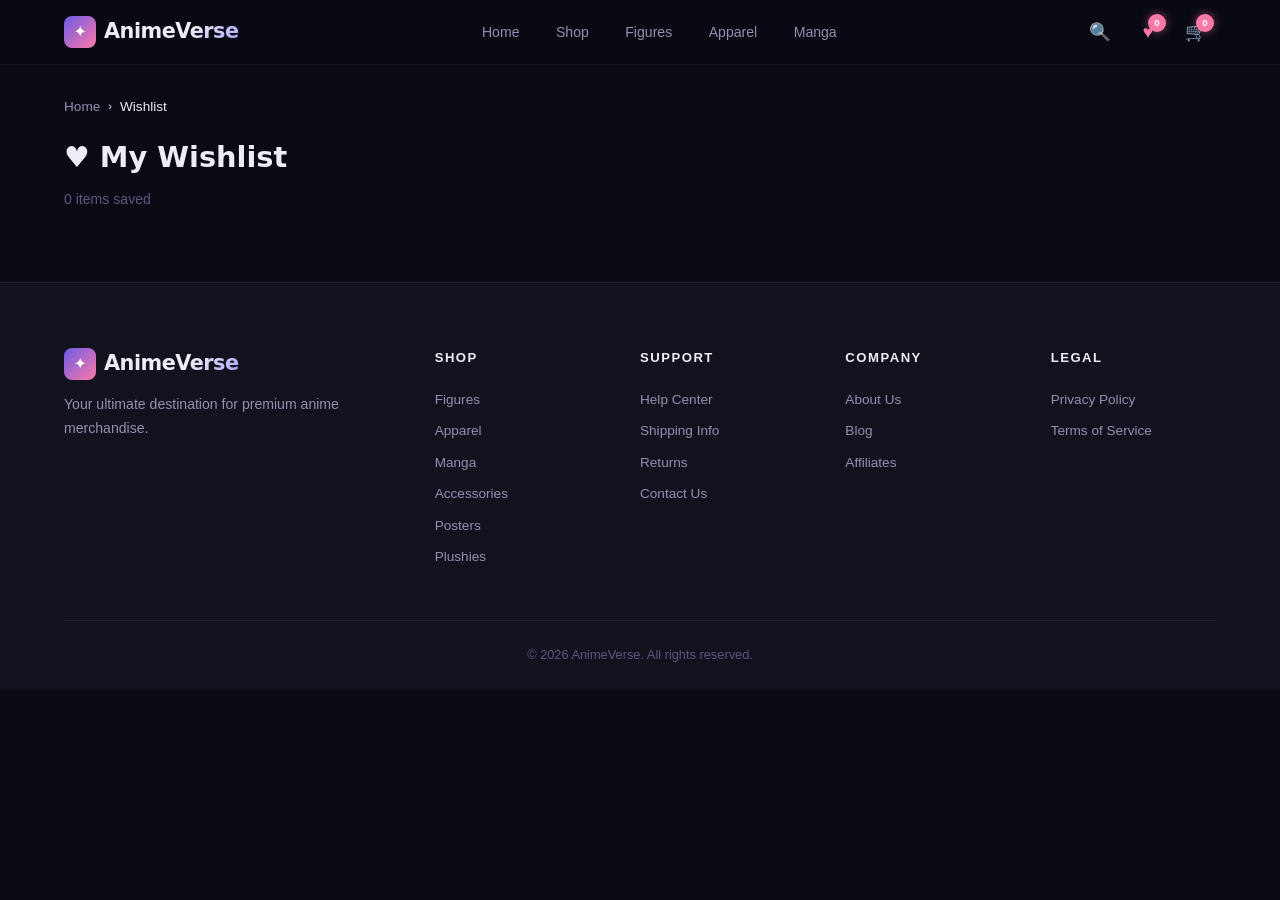
<file: wishlist.html>
<!DOCTYPE html>
<html lang="en">
<head>
  <meta charset="UTF-8">
  <meta name="viewport" content="width=device-width, initial-scale=1.0">
  <title>Wishlist — AnimeVerse</title>
  <link rel="stylesheet" href="css/style.css">
  <style>
    .wishlist-page { padding-top: 5rem; padding-bottom: 3rem; }
    .wishlist-page h1 { font-family: var(--font-display); font-size: 1.8rem; font-weight: 800; margin-bottom: 0.5rem; }
    .wishlist-page .breadcrumb { padding-bottom: 1rem; }
    .wishlist-count { color: var(--text-dim); font-size: 0.88rem; margin-bottom: 1.5rem; }
    .wishlist-grid { display: grid; grid-template-columns: repeat(4, 1fr); gap: 1.25rem; }
    @media (max-width: 820px) { .wishlist-grid { grid-template-columns: repeat(2, 1fr); } }
    @media (max-width: 420px) { .wishlist-grid { grid-template-columns: 1fr; } }
  </style>
</head>
<body>
  <nav class="navbar" id="navbar">
    <div class="container nav-container">
      <a href="index.html" class="nav-logo">
        <span class="logo-icon">✦</span>
        <span class="logo-text">AnimeVerse</span>
      </a>
      <div class="nav-menu" id="navMenu">
        <div class="nav-links">
          <a href="index.html" class="nav-link">Home</a>
          <a href="shop.html" class="nav-link">Shop</a>
          <a href="shop.html?cat=Figures" class="nav-link">Figures</a>
          <a href="shop.html?cat=Apparel" class="nav-link">Apparel</a>
          <a href="shop.html?cat=Manga" class="nav-link">Manga</a>
        </div>
      </div>
      <div class="nav-actions">
        <button class="nav-action-btn" onclick="window.location.href='shop.html'">🔍</button>
        <button class="nav-action-btn" onclick="window.location.href='wishlist.html'" style="color:var(--secondary);">
          ♥<span class="nav-badge" id="wishlistBadge">0</span>
        </button>
        <button class="nav-action-btn" onclick="window.location.href='cart.html'">
          🛒<span class="nav-badge" id="cartBadge">0</span>
        </button>
        <button class="nav-toggle" id="navToggle"><span></span><span></span><span></span></button>
      </div>
    </div>
  </nav>

  <div class="container wishlist-page">
    <div class="breadcrumb">
      <a href="index.html">Home</a>
      <span class="breadcrumb-sep">›</span>
      <span>Wishlist</span>
    </div>
    <h1>♥ My Wishlist</h1>
    <p class="wishlist-count" id="wishlistCount">0 items saved</p>
    <div class="wishlist-grid" id="wishlistGrid"></div>
  </div>

  <footer class="footer" style="margin-top:0;">
    <div class="container">
      <div class="footer-grid">
        <div class="footer-brand">
          <a href="index.html" class="nav-logo"><span class="logo-icon">✦</span><span class="logo-text">AnimeVerse</span></a>
          <p>Your ultimate destination for premium anime merchandise.</p>
        </div>
        <div class="footer-col">
          <h4>Shop</h4>
          <a href="shop.html?cat=Figures">Figures</a>
          <a href="shop.html?cat=Apparel">Apparel</a>
          <a href="shop.html?cat=Manga">Manga</a>
          <a href="shop.html?cat=Accessories">Accessories</a>
          <a href="shop.html?cat=Posters">Posters</a>
          <a href="shop.html?cat=Plushies">Plushies</a>
        </div>
        <div class="footer-col"><h4>Support</h4><a href="#">Help Center</a><a href="#">Shipping Info</a><a href="#">Returns</a><a href="#">Contact Us</a></div>
        <div class="footer-col"><h4>Company</h4><a href="#">About Us</a><a href="#">Blog</a><a href="#">Affiliates</a></div>
        <div class="footer-col"><h4>Legal</h4><a href="#">Privacy Policy</a><a href="#">Terms of Service</a></div>
      </div>
      <div class="footer-bottom"><p>© 2026 AnimeVerse. All rights reserved.</p></div>
    </div>
  </footer>

  <div class="toast-container" id="toastContainer"></div>
  <script src="js/products.js"></script>
  <script src="js/app.js"></script>
  <script>
    (function() {
      function render() {
        AnimeVerse.loadState();
        AnimeVerse.updateBadges();

        const ids = AnimeVerse.getWishlist();
        const products = ids.map(id => getProduct(id)).filter(Boolean);
        const grid = document.getElementById('wishlistGrid');
        document.getElementById('wishlistCount').textContent = `${products.length} items saved`;

        if (products.length === 0) {
          grid.innerHTML = `
            <div style="grid-column:1/-1;">
              <div class="empty-state">
                <div class="empty-state-icon">♡</div>
                <h3>Your wishlist is empty</h3>
                <p>Save items you love by clicking the ♡ heart icon on any product.</p>
                <a href="shop.html" class="btn btn-primary">Browse Products</a>
              </div>
            </div>
          `;
          return;
        }

        grid.innerHTML = products.map(p => AnimeVerse.renderProductCard(p)).join('');
      }

      render();
    })();
  </script>
</body>
</html>
</file>
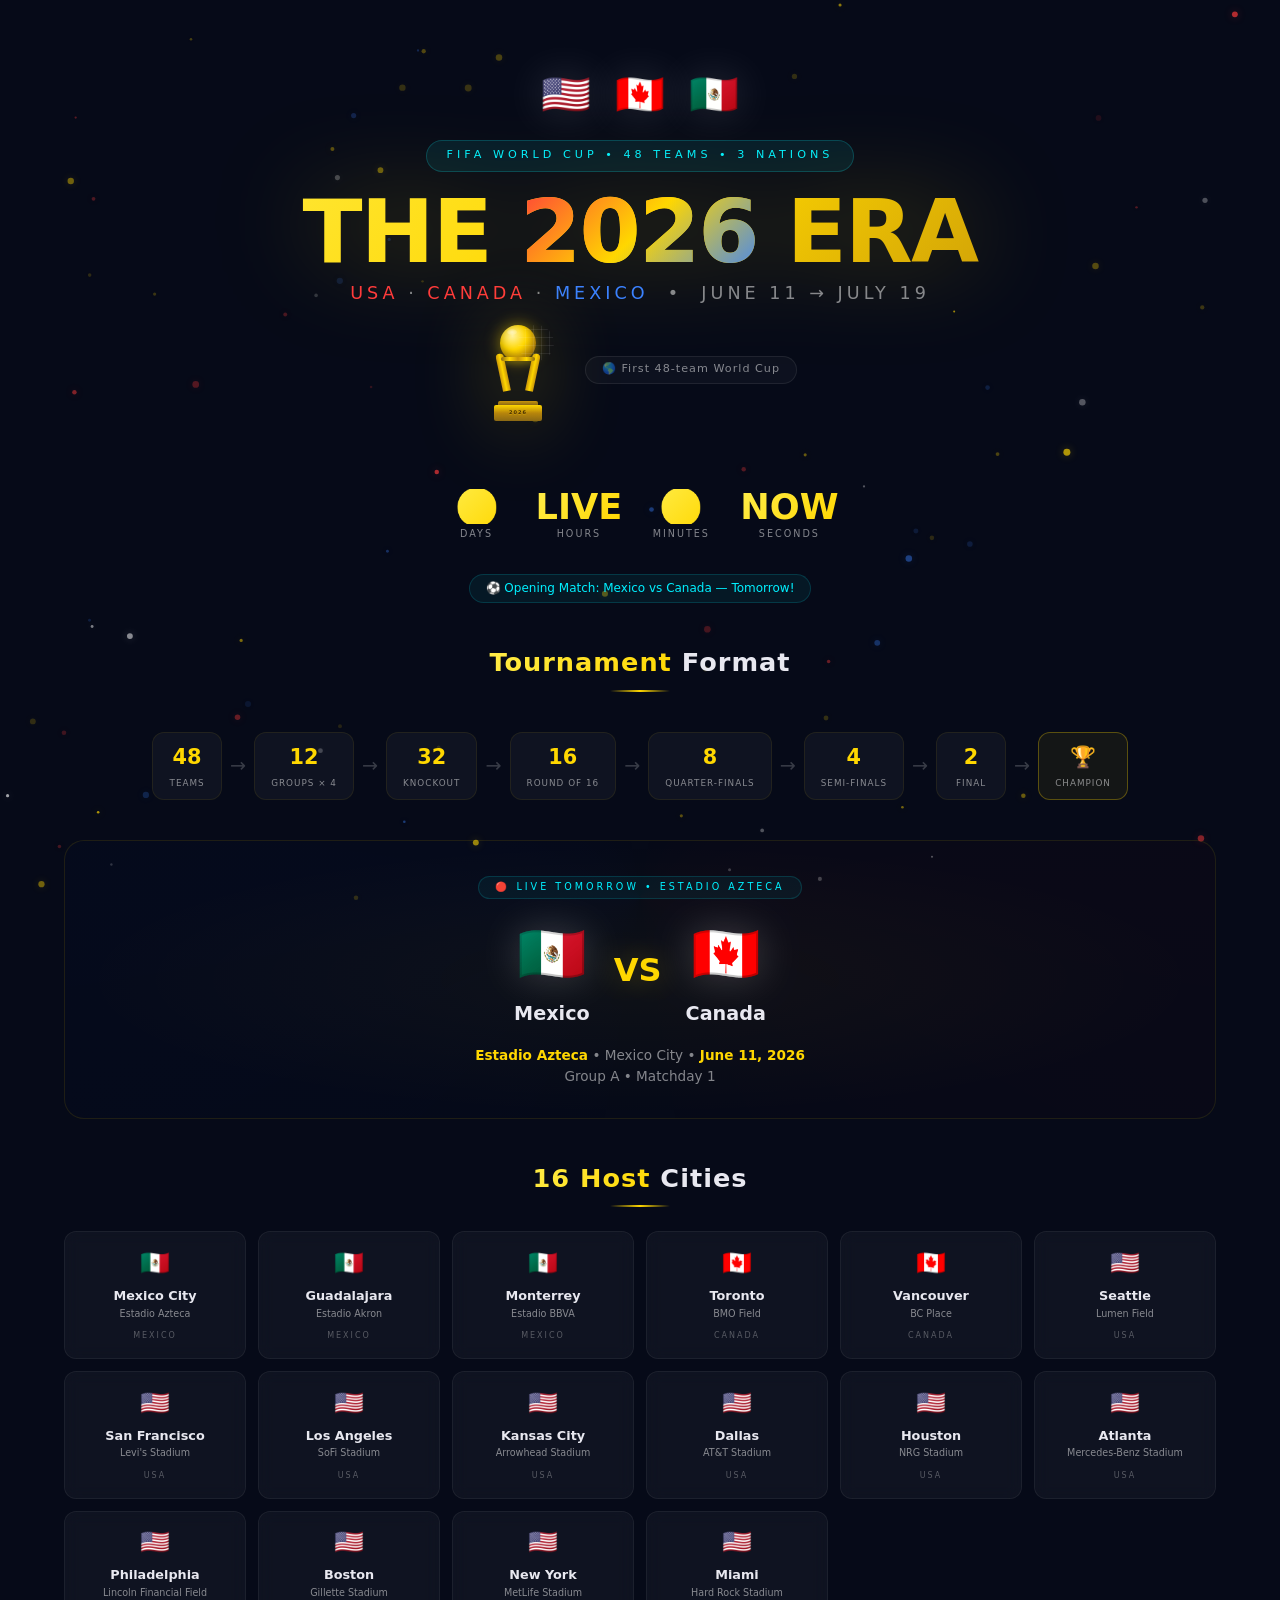
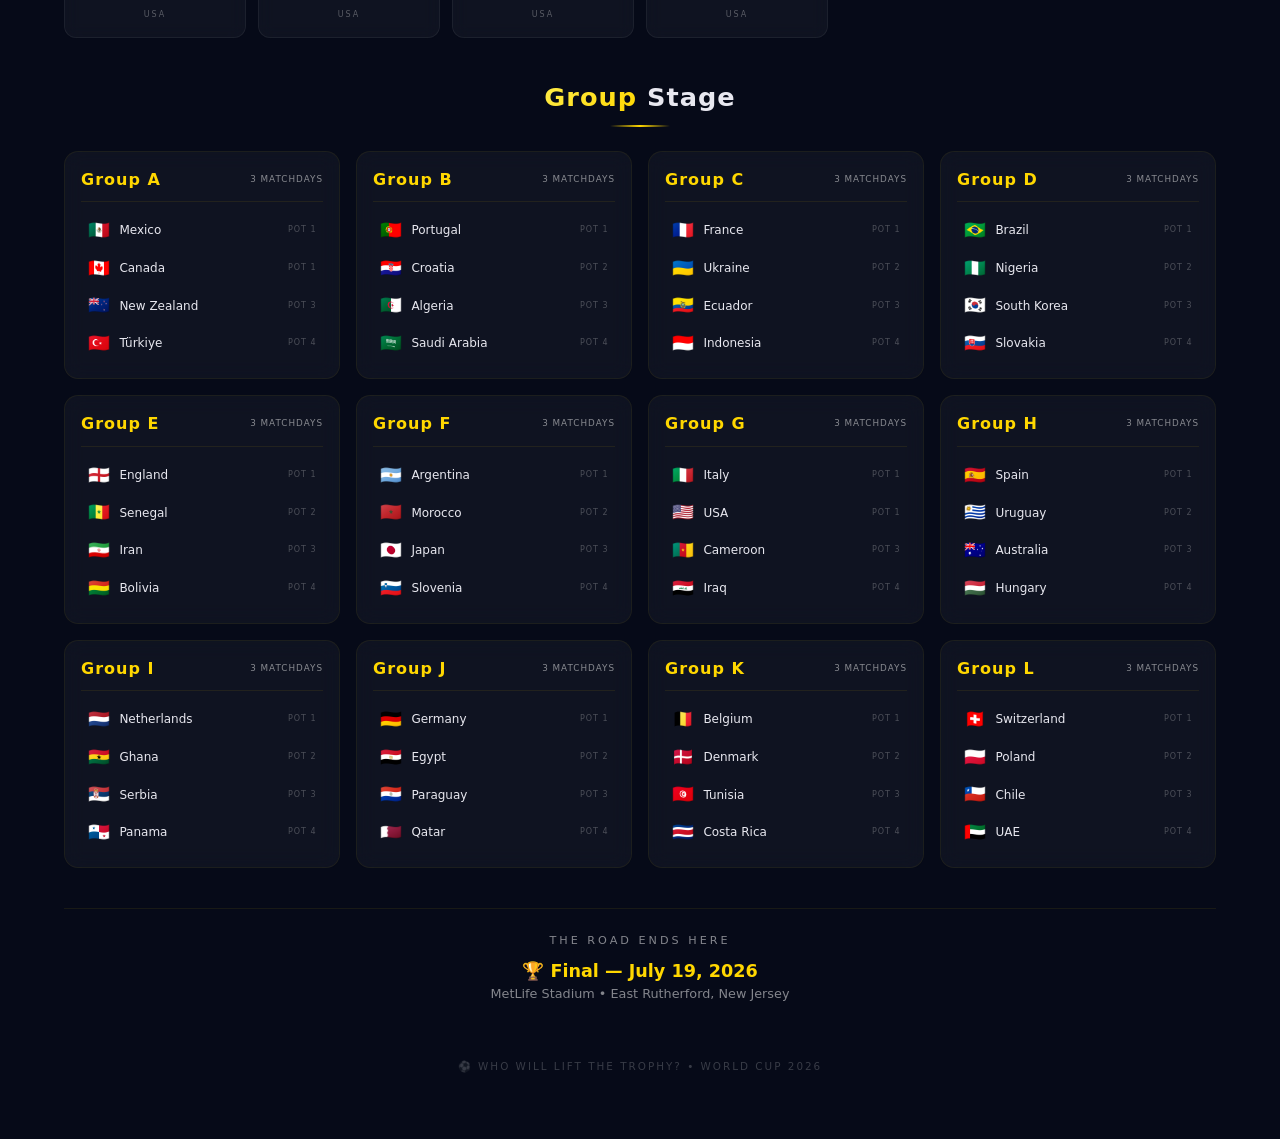
<file: world-cup-2026.html>
<!DOCTYPE html>
<html lang="en">
<head>
<meta charset="UTF-8">
<meta name="viewport" content="width=device-width, initial-scale=1.0">
<title>World Cup 2026 — The New Era</title>
<style>
/* =============================================
   1. CSS VARIABLES & RESET
   ============================================= */
:root {
  --gold: #ffd700;
  --gold-light: #ffed4a;
  --gold-dark: #b8860b;
  --teal: #00f0ff;
  --red: #ff3b3b;
  --blue: #3b82ff;
  --bg: #060a18;
  --bg-card: rgba(255, 255, 255, 0.04);
  --bg-card-hover: rgba(255, 215, 0, 0.08);
  --glass: rgba(255, 255, 255, 0.06);
  --text: #e8e8f0;
  --text-dim: rgba(255, 255, 255, 0.5);
  --radius: 14px;
  --shadow-gold: 0 0 30px rgba(255, 215, 0, 0.15);
}
*, *::before, *::after { margin: 0; padding: 0; box-sizing: border-box; }
html { scroll-behavior: smooth; }
body {
  font-family: 'Segoe UI', system-ui, -apple-system, sans-serif;
  background: var(--bg);
  color: var(--text);
  min-height: 100vh;
  overflow-x: hidden;
  line-height: 1.5;
}

/* =============================================
   2. PARTICLE CANVAS
   ============================================= */
#particleCanvas {
  position: fixed;
  top: 0; left: 0;
  width: 100vw;
  height: 100vh;
  z-index: 0;
  pointer-events: none;
}

/* =============================================
   3. MAIN CONTAINER
   ============================================= */
main {
  position: relative;
  z-index: 1;
  max-width: 1200px;
  margin: 0 auto;
  padding: 2rem 1.5rem 4rem;
}

/* =============================================
   4. HERO SECTION
   ============================================= */
.hero {
  text-align: center;
  padding: 2rem 0 1.5rem;
  position: relative;
}
.hero-flags {
  display: flex;
  justify-content: center;
  gap: 1.5rem;
  font-size: 2.5rem;
  margin-bottom: 1rem;
  animation: fadeInDown 0.8s ease both;
}
.hero-flags span {
  filter: drop-shadow(0 0 20px rgba(255,255,255,0.15));
  transition: transform 0.3s ease;
}
.hero-flags span:hover { transform: translateY(-5px) scale(1.1); }
.hero-badge {
  display: inline-block;
  font-size: 0.7rem;
  letter-spacing: 4px;
  text-transform: uppercase;
  color: var(--teal);
  background: rgba(0, 240, 255, 0.08);
  border: 1px solid rgba(0, 240, 255, 0.2);
  padding: 0.4rem 1.2rem;
  border-radius: 100px;
  margin-bottom: 1rem;
  animation: fadeInDown 0.8s 0.1s ease both;
}
.hero h1 {
  font-size: clamp(2.5rem, 10vw, 5.5rem);
  font-weight: 900;
  letter-spacing: -0.02em;
  background: linear-gradient(135deg, var(--gold-light), var(--gold), var(--gold-dark));
  -webkit-background-clip: text;
  -webkit-text-fill-color: transparent;
  background-clip: text;
  line-height: 1;
  margin-bottom: 0.3rem;
  animation: shimmerText 4s ease infinite, fadeInUp 1s 0.2s both;
  filter: drop-shadow(0 0 50px rgba(255, 215, 0, 0.3));
}
.hero h1 .year-num {
  background: linear-gradient(135deg, #ff3b3b, #ffd700, #3b82ff);
  -webkit-background-clip: text;
  -webkit-text-fill-color: transparent;
  background-clip: text;
}
.hero-sub {
  font-size: clamp(0.85rem, 2vw, 1.1rem);
  color: var(--text-dim);
  letter-spacing: 4px;
  text-transform: uppercase;
  animation: fadeInUp 1s 0.4s both;
}
.hero-sub .usa { color: #ff3b3b; }
.hero-sub .can { color: #ff3b3b; }
.hero-sub .mex { color: #3b82ff; }

/* =============================================
   5. COUNTDOWN
   ============================================= */
.countdown-section {
  display: flex;
  justify-content: center;
  gap: 1.5rem;
  margin: 1.5rem 0;
  animation: fadeInUp 1s 0.5s both;
}
.countdown-item {
  text-align: center;
  min-width: 70px;
}
.countdown-num {
  font-size: 2.2rem;
  font-weight: 900;
  background: linear-gradient(135deg, var(--gold-light), var(--gold));
  -webkit-background-clip: text;
  -webkit-text-fill-color: transparent;
  background-clip: text;
  line-height: 1;
  font-variant-numeric: tabular-nums;
}
.countdown-label {
  font-size: 0.6rem;
  text-transform: uppercase;
  letter-spacing: 2px;
  color: var(--text-dim);
  margin-top: 0.2rem;
}
.kickoff-badge {
  display: inline-block;
  font-size: 0.75rem;
  color: var(--teal);
  background: rgba(0, 240, 255, 0.06);
  border: 1px solid rgba(0, 240, 255, 0.15);
  padding: 0.3rem 1rem;
  border-radius: 100px;
  margin-top: 0.5rem;
  animation: pulseBadge 2s ease-in-out infinite;
}

/* =============================================
   6. TROPHY CSS ART (smaller, alongside)
   ============================================= */
.trophy-row {
  display: flex;
  justify-content: center;
  align-items: center;
  gap: 2rem;
  flex-wrap: wrap;
  margin: 0.5rem 0 1rem;
  animation: fadeInUp 1s 0.3s both;
}
.trophy {
  width: 70px;
  height: 110px;
  position: relative;
  filter: drop-shadow(0 0 40px rgba(255, 215, 0, 0.4));
  animation: trophyGlow 3s ease-in-out infinite;
  display: inline-block;
  vertical-align: middle;
}
.trophy-globe {
  width: 36px;
  height: 36px;
  background: radial-gradient(circle at 35% 30%, #fff2a0, #ffd700 40%, #c9950a 70%, #8b6914);
  border-radius: 50%;
  position: absolute;
  top: 10px;
  left: 50%;
  transform: translateX(-50%);
  box-shadow: 0 0 15px rgba(255, 215, 0, 0.5), inset 0 -3px 8px rgba(0,0,0,0.3);
  z-index: 2;
}
.trophy-globe::before {
  content: '';
  position: absolute;
  width: 100%;
  height: 100%;
  border-radius: 50%;
  background: repeating-linear-gradient(0deg, transparent, transparent 7px, rgba(255,255,255,0.08) 7px, rgba(255,255,255,0.08) 8px), repeating-linear-gradient(90deg, transparent, transparent 7px, rgba(255,255,255,0.08) 7px, rgba(255,255,255,0.08) 8px);
  z-index: 3;
}
.trophy-globe::after {
  content: '';
  position: absolute;
  top: 4px; left: 7px;
  width: 10px; height: 6px;
  background: radial-gradient(ellipse, rgba(255,255,255,0.5), transparent);
  border-radius: 50%;
  z-index: 4;
}
.trophy-figures {
  position: absolute;
  top: 34px;
  left: 50%;
  transform: translateX(-50%);
  width: 42px;
  height: 42px;
  z-index: 1;
}
.trophy-figures::before, .trophy-figures::after {
  content: '';
  position: absolute;
  bottom: 0;
  width: 8px;
  height: 38px;
  background: linear-gradient(to right, #c9950a, #ffd700, #c9950a);
  border-radius: 4px 4px 0 0;
}
.trophy-figures::before { left: 6px; transform: rotate(-12deg); transform-origin: bottom center; }
.trophy-figures::after { right: 6px; transform: rotate(12deg); transform-origin: bottom center; }
.trophy-base {
  position: absolute;
  bottom: 4px;
  left: 50%;
  transform: translateX(-50%);
  width: 48px;
  height: 16px;
  background: linear-gradient(180deg, #ffd700, #b8860b, #8b6914);
  border-radius: 2px;
  z-index: 5;
  display: flex;
  align-items: center;
  justify-content: center;
}
.trophy-base::after {
  content: '2026';
  font-size: 5px;
  font-weight: 900;
  letter-spacing: 1px;
  color: #4a3000;
  text-shadow: 0 1px 0 rgba(255,215,0,0.3);
}
.trophy-base::before {
  content: '';
  position: absolute;
  top: -4px;
  width: 40px;
  height: 4px;
  background: linear-gradient(180deg, #c9950a, #8b6914);
  border-radius: 2px 2px 0 0;
}
.trophy-rim {
  position: absolute;
  top: 42px;
  left: 50%;
  transform: translateX(-50%);
  width: 34px;
  height: 4px;
  background: linear-gradient(90deg, #8b6914, #ffd700, #c9950a, #ffd700, #8b6914);
  border-radius: 2px;
  z-index: 2;
  box-shadow: 0 2px 6px rgba(255,215,0,0.3);
}
.host-tag {
  display: inline-flex;
  align-items: center;
  gap: 0.5rem;
  background: rgba(255,255,255,0.03);
  border: 1px solid rgba(255,255,255,0.08);
  border-radius: 100px;
  padding: 0.3rem 1rem;
  font-size: 0.7rem;
  color: var(--text-dim);
  letter-spacing: 1px;
}

/* =============================================
   7. FORMAT SECTION
   ============================================= */
.section-title {
  text-align: center;
  font-size: clamp(1.1rem, 2.5vw, 1.6rem);
  font-weight: 700;
  color: var(--text);
  margin: 2.5rem 0 1.5rem;
  letter-spacing: 1px;
  position: relative;
}
.section-title span {
  background: linear-gradient(135deg, var(--gold-light), var(--gold));
  -webkit-background-clip: text;
  -webkit-text-fill-color: transparent;
  background-clip: text;
}
.section-title::after {
  content: '';
  display: block;
  width: 60px;
  height: 2px;
  background: linear-gradient(90deg, transparent, var(--gold), transparent);
  margin: 0.5rem auto 0;
}

.format-path {
  display: flex;
  justify-content: center;
  align-items: center;
  gap: 0.5rem;
  flex-wrap: wrap;
  padding: 1rem 0.5rem;
  margin-bottom: 1rem;
}
.format-step {
  display: flex;
  flex-direction: column;
  align-items: center;
  gap: 0.2rem;
  background: var(--bg-card);
  border: 1px solid rgba(255,215,0,0.08);
  border-radius: 12px;
  padding: 0.6rem 1rem;
  min-width: 70px;
  transition: all 0.3s ease;
}
.format-step:hover {
  background: var(--bg-card-hover);
  border-color: rgba(255,215,0,0.2);
  transform: translateY(-3px);
}
.format-step .fs-num {
  font-size: 1.3rem;
  font-weight: 900;
  color: var(--gold);
}
.format-step .fs-label {
  font-size: 0.55rem;
  text-transform: uppercase;
  letter-spacing: 1px;
  color: var(--text-dim);
  white-space: nowrap;
}
.format-arrow {
  font-size: 1.2rem;
  color: var(--text-dim);
  opacity: 0.4;
}

/* =============================================
   8. HOST CITIES
   ============================================= */
.host-grid {
  display: grid;
  grid-template-columns: repeat(auto-fill, minmax(180px, 1fr));
  gap: 0.75rem;
  margin: 1rem 0;
}
.host-card {
  background: var(--bg-card);
  border: 1px solid rgba(255,255,255,0.06);
  border-radius: 12px;
  padding: 0.8rem;
  text-align: center;
  backdrop-filter: blur(8px);
  transition: all 0.4s cubic-bezier(0.34, 1.56, 0.64, 1);
  opacity: 0;
  transform: translateY(20px);
  cursor: default;
}
.host-card.visible {
  opacity: 1;
  transform: translateY(0);
}
.host-card:hover {
  background: var(--bg-card-hover);
  border-color: rgba(255,215,0,0.2);
  transform: translateY(-4px) scale(1.03);
  box-shadow: 0 0 20px rgba(255,215,0,0.1);
}
.host-card .hc-flag { font-size: 1.5rem; }
.host-card .hc-city {
  font-size: 0.8rem;
  font-weight: 700;
  margin: 0.3rem 0 0.1rem;
}
.host-card .hc-stadium {
  font-size: 0.6rem;
  color: var(--text-dim);
}
.host-card .hc-country {
  display: inline-block;
  font-size: 0.5rem;
  text-transform: uppercase;
  letter-spacing: 2px;
  color: var(--text-dim);
  opacity: 0.6;
  margin-top: 0.2rem;
}

/* =============================================
   9. GROUP STAGE
   ============================================= */
.groups-grid {
  display: grid;
  grid-template-columns: repeat(auto-fill, minmax(250px, 1fr));
  gap: 1rem;
  margin: 1rem 0;
}
.group-card {
  background: var(--bg-card);
  border: 1px solid rgba(255,215,0,0.06);
  border-radius: var(--radius);
  padding: 1rem;
  backdrop-filter: blur(10px);
  transition: all 0.4s cubic-bezier(0.34, 1.56, 0.64, 1);
  opacity: 0;
  transform: translateY(20px);
}
.group-card.visible {
  opacity: 1;
  transform: translateY(0);
}
.group-card:hover {
  background: var(--bg-card-hover);
  border-color: rgba(255,215,0,0.15);
  transform: translateY(-3px);
  box-shadow: var(--shadow-gold);
}
.group-header {
  display: flex;
  justify-content: space-between;
  align-items: center;
  padding-bottom: 0.6rem;
  border-bottom: 1px solid rgba(255,215,0,0.08);
  margin-bottom: 0.6rem;
}
.group-letter {
  font-size: 1rem;
  font-weight: 800;
  color: var(--gold);
  letter-spacing: 1px;
}
.group-matches {
  font-size: 0.55rem;
  color: var(--text-dim);
  text-transform: uppercase;
  letter-spacing: 1px;
}
.group-team {
  display: flex;
  align-items: center;
  gap: 0.5rem;
  padding: 0.35rem 0.4rem;
  border-radius: 6px;
  transition: background 0.2s ease;
}
.group-team:hover {
  background: rgba(255,255,255,0.03);
}
.group-team .gt-flag { font-size: 1.1rem; width: 1.5rem; text-align: center; flex-shrink: 0; }
.group-team .gt-name { font-size: 0.75rem; font-weight: 500; flex: 1; }
.group-team .gt-pot { font-size: 0.5rem; color: var(--text-dim); opacity: 0.5; text-transform: uppercase; letter-spacing: 1px; }

/* =============================================
   10. OPENING MATCH SPOTLIGHT
   ============================================= */
.opener-section {
  text-align: center;
  padding: 2rem 1rem;
  margin: 1.5rem 0;
  border-radius: 20px;
  background: radial-gradient(ellipse at center, rgba(255,215,0,0.04) 0%, transparent 70%);
  border: 1px solid rgba(255,215,0,0.1);
  overflow: hidden;
  position: relative;
}
.opener-section::before {
  content: '';
  position: absolute;
  top: -80%; left: -50%;
  width: 200%; height: 200%;
  background: conic-gradient(from 0deg at 50% 50%, transparent, rgba(255,0,0,0.02), transparent, rgba(0,60,255,0.02), transparent);
  animation: rotateGlow 10s linear infinite;
}
.opener-vs {
  display: flex;
  justify-content: center;
  align-items: center;
  gap: 1.5rem;
  flex-wrap: wrap;
  position: relative;
  z-index: 1;
}
.opener-team {
  display: flex;
  flex-direction: column;
  align-items: center;
  gap: 0.3rem;
}
.opener-team .ot-flag { font-size: 3.5rem; filter: drop-shadow(0 0 20px rgba(255,255,255,0.2)); }
.opener-team .ot-name { font-size: 1.2rem; font-weight: 700; }
.opener-vs-text {
  font-size: 2rem;
  font-weight: 900;
  color: var(--gold);
  text-shadow: 0 0 30px rgba(255,215,0,0.3);
  animation: pulseVs 2s ease-in-out infinite;
}
.opener-info {
  margin-top: 1rem;
  font-size: 0.85rem;
  color: var(--text-dim);
  position: relative;
  z-index: 1;
}
.opener-info strong { color: var(--gold); }
.opener-badge {
  display: inline-block;
  font-size: 0.6rem;
  text-transform: uppercase;
  letter-spacing: 3px;
  color: var(--teal);
  border: 1px solid rgba(0,240,255,0.15);
  background: rgba(0,240,255,0.05);
  padding: 0.2rem 1rem;
  border-radius: 100px;
  margin-bottom: 0.8rem;
  position: relative;
  z-index: 1;
}

/* =============================================
   11. KEYFRAME ANIMATIONS
   ============================================= */
@keyframes fadeInUp {
  from { opacity: 0; transform: translateY(30px); }
  to { opacity: 1; transform: translateY(0); }
}
@keyframes fadeInDown {
  from { opacity: 0; transform: translateY(-20px); }
  to { opacity: 1; transform: translateY(0); }
}
@keyframes shimmerText {
  0%, 100% { filter: drop-shadow(0 0 40px rgba(255,215,0,0.3)); }
  50% { filter: drop-shadow(0 0 70px rgba(255,215,0,0.6)); }
}
@keyframes trophyGlow {
  0%, 100% { filter: drop-shadow(0 0 30px rgba(255,215,0,0.3)) translateY(0); }
  50% { filter: drop-shadow(0 0 60px rgba(255,215,0,0.6)) translateY(-3px); }
}
@keyframes pulseBadge {
  0%, 100% { opacity: 0.7; }
  50% { opacity: 1; }
}
@keyframes pulseVs {
  0%, 100% { transform: scale(1); }
  50% { transform: scale(1.1); }
}
@keyframes rotateGlow {
  from { transform: rotate(0deg); }
  to { transform: rotate(360deg); }
}
@keyframes confettiFall {
  0% { transform: translateY(-10vh) rotate(0deg); opacity: 1; }
  100% { transform: translateY(110vh) rotate(720deg); opacity: 0; }
}

/* =============================================
   12. CONFETTI
   ============================================= */
.confetti-container {
  position: fixed;
  top: 0; left: 0;
  width: 100%; height: 100%;
  pointer-events: none;
  z-index: 999;
  overflow: hidden;
}
.confetti-piece {
  position: absolute;
  width: 8px;
  height: 8px;
  top: -10px;
  animation: confettiFall linear forwards;
}

/* =============================================
   13. RESPONSIVE
   ============================================= */
@media (max-width: 768px) {
  .host-grid { grid-template-columns: repeat(auto-fill, minmax(140px, 1fr)); }
  .groups-grid { grid-template-columns: 1fr; }
  .format-path { gap: 0.3rem; }
  .format-step { min-width: 55px; padding: 0.4rem 0.6rem; }
  .format-step .fs-num { font-size: 1rem; }
  .format-step .fs-label { font-size: 0.45rem; }
  .format-arrow { font-size: 0.8rem; }
  .countdown-section { gap: 1rem; }
  .countdown-item { min-width: 55px; }
  .countdown-num { font-size: 1.5rem; }
  .trophy { width: 55px; height: 85px; }
  .trophy-globe { width: 28px; height: 28px; top: 8px; }
  .trophy-figures { top: 26px; width: 32px; height: 32px; }
  .trophy-figures::before, .trophy-figures::after { height: 28px; width: 6px; }
  .trophy-base { width: 38px; height: 12px; }
  .trophy-base::after { font-size: 4px; }
  .trophy-rim { width: 26px; top: 32px; height: 3px; }
  .opener-team .ot-flag { font-size: 2.5rem; }
  .opener-team .ot-name { font-size: 1rem; }
  .opener-vs-text { font-size: 1.5rem; }
}

/* =============================================
   14. SCROLLBAR
   ============================================= */
::-webkit-scrollbar { width: 6px; height: 4px; }
::-webkit-scrollbar-track { background: transparent; }
::-webkit-scrollbar-thumb { background: rgba(255,215,0,0.2); border-radius: 4px; }
::-webkit-scrollbar-thumb:hover { background: rgba(255,215,0,0.4); }
</style>
</head>
<body>

<!-- Canvas -->
<canvas id="particleCanvas"></canvas>

<!-- Main -->
<main>
  <!-- Hero -->
  <header class="hero">
    <div class="hero-flags">
      <span>🇺🇸</span>
      <span>🇨🇦</span>
      <span>🇲🇽</span>
    </div>
    <div class="hero-badge">FIFA World Cup • 48 Teams • 3 Nations</div>
    <h1>THE <span class="year-num">2026</span> ERA</h1>
    <p class="hero-sub">
      <span class="usa">USA</span> · <span class="can">Canada</span> · <span class="mex">Mexico</span>
      &nbsp;•&nbsp; June 11 → July 19
    </p>
    <div class="trophy-row">
      <div class="trophy">
        <div class="trophy-globe"></div>
        <div class="trophy-figures"></div>
        <div class="trophy-rim"></div>
        <div class="trophy-base"></div>
      </div>
      <span class="host-tag">🌎 First 48-team World Cup</span>
    </div>
  </header>

  <!-- Countdown -->
  <div class="countdown-section" id="countdown">
    <div class="countdown-item">
      <div class="countdown-num" id="cdDays">00</div>
      <div class="countdown-label">Days</div>
    </div>
    <div class="countdown-item">
      <div class="countdown-num" id="cdHours">00</div>
      <div class="countdown-label">Hours</div>
    </div>
    <div class="countdown-item">
      <div class="countdown-num" id="cdMins">00</div>
      <div class="countdown-label">Minutes</div>
    </div>
    <div class="countdown-item">
      <div class="countdown-num" id="cdSecs">00</div>
      <div class="countdown-label">Seconds</div>
    </div>
  </div>
  <div style="text-align:center;">
    <span class="kickoff-badge">⚽ Opening Match: Mexico vs Canada — Tomorrow!</span>
  </div>

  <!-- Tournament Format -->
  <h2 class="section-title"><span>Tournament</span> Format</h2>
  <div class="format-path">
    <div class="format-step"><span class="fs-num">48</span><span class="fs-label">Teams</span></div>
    <span class="format-arrow">→</span>
    <div class="format-step"><span class="fs-num">12</span><span class="fs-label">Groups × 4</span></div>
    <span class="format-arrow">→</span>
    <div class="format-step"><span class="fs-num">32</span><span class="fs-label">Knockout</span></div>
    <span class="format-arrow">→</span>
    <div class="format-step"><span class="fs-num">16</span><span class="fs-label">Round of 16</span></div>
    <span class="format-arrow">→</span>
    <div class="format-step"><span class="fs-num">8</span><span class="fs-label">Quarter-finals</span></div>
    <span class="format-arrow">→</span>
    <div class="format-step"><span class="fs-num">4</span><span class="fs-label">Semi-finals</span></div>
    <span class="format-arrow">→</span>
    <div class="format-step"><span class="fs-num">2</span><span class="fs-label">Final</span></div>
    <span class="format-arrow">→</span>
    <div class="format-step" style="border-color:rgba(255,215,0,0.3);background:rgba(255,215,0,0.06);">
      <span class="fs-num">🏆</span><span class="fs-label">Champion</span>
    </div>
  </div>

  <!-- Opening Match Spotlight -->
  <div class="opener-section">
    <div class="opener-badge">🔴 LIVE TOMORROW • ESTADIO AZTECA</div>
    <div class="opener-vs">
      <div class="opener-team">
        <span class="ot-flag">🇲🇽</span>
        <span class="ot-name">Mexico</span>
      </div>
      <div class="opener-vs-text">VS</div>
      <div class="opener-team">
        <span class="ot-flag">🇨🇦</span>
        <span class="ot-name">Canada</span>
      </div>
    </div>
    <div class="opener-info">
      <strong>Estadio Azteca</strong> • Mexico City • <strong>June 11, 2026</strong>
      <br>Group A • Matchday 1
    </div>
  </div>

  <!-- Host Cities -->
  <h2 class="section-title"><span>16 Host</span> Cities</h2>
  <div class="host-grid" id="hostGrid"></div>

  <!-- Group Stage -->
  <h2 class="section-title"><span>Group</span> Stage</h2>
  <div class="groups-grid" id="groupsGrid"></div>

  <!-- Final Info -->
  <div style="text-align:center;margin-top:2.5rem;padding:1.5rem;border-top:1px solid rgba(255,215,0,0.08);">
    <div style="font-size:0.7rem;text-transform:uppercase;letter-spacing:3px;color:var(--text-dim);margin-bottom:0.5rem;">The Road Ends Here</div>
    <div style="font-size:1.1rem;font-weight:700;color:var(--gold);">🏆 Final — July 19, 2026</div>
    <div style="font-size:0.8rem;color:var(--text-dim);">MetLife Stadium • East Rutherford, New Jersey</div>
  </div>

  <div style="text-align:center;margin-top:2rem;font-size:0.65rem;color:var(--text-dim);letter-spacing:2px;text-transform:uppercase;opacity:0.4;">
    ⚽ Who will lift the trophy? • World Cup 2026
  </div>
</main>

<script>
/* =============================================
   DATA
   ============================================= */
const groups = [
  { letter: 'A', teams: [
    { name: 'Mexico', flag: '🇲🇽', pot: 1 },
    { name: 'Canada', flag: '🇨🇦', pot: 1 },
    { name: 'New Zealand', flag: '🇳🇿', pot: 3 },
    { name: 'Türkiye', flag: '🇹🇷', pot: 4 }
  ]},
  { letter: 'B', teams: [
    { name: 'Portugal', flag: '🇵🇹', pot: 1 },
    { name: 'Croatia', flag: '🇭🇷', pot: 2 },
    { name: 'Algeria', flag: '🇩🇿', pot: 3 },
    { name: 'Saudi Arabia', flag: '🇸🇦', pot: 4 }
  ]},
  { letter: 'C', teams: [
    { name: 'France', flag: '🇫🇷', pot: 1 },
    { name: 'Ukraine', flag: '🇺🇦', pot: 2 },
    { name: 'Ecuador', flag: '🇪🇨', pot: 3 },
    { name: 'Indonesia', flag: '🇮🇩', pot: 4 }
  ]},
  { letter: 'D', teams: [
    { name: 'Brazil', flag: '🇧🇷', pot: 1 },
    { name: 'Nigeria', flag: '🇳🇬', pot: 2 },
    { name: 'South Korea', flag: '🇰🇷', pot: 3 },
    { name: 'Slovakia', flag: '🇸🇰', pot: 4 }
  ]},
  { letter: 'E', teams: [
    { name: 'England', flag: '🏴󠁧󠁢󠁥󠁮󠁧󠁿', pot: 1 },
    { name: 'Senegal', flag: '🇸🇳', pot: 2 },
    { name: 'Iran', flag: '🇮🇷', pot: 3 },
    { name: 'Bolivia', flag: '🇧🇴', pot: 4 }
  ]},
  { letter: 'F', teams: [
    { name: 'Argentina', flag: '🇦🇷', pot: 1 },
    { name: 'Morocco', flag: '🇲🇦', pot: 2 },
    { name: 'Japan', flag: '🇯🇵', pot: 3 },
    { name: 'Slovenia', flag: '🇸🇮', pot: 4 }
  ]},
  { letter: 'G', teams: [
    { name: 'Italy', flag: '🇮🇹', pot: 1 },
    { name: 'USA', flag: '🇺🇸', pot: 1 },
    { name: 'Cameroon', flag: '🇨🇲', pot: 3 },
    { name: 'Iraq', flag: '🇮🇶', pot: 4 }
  ]},
  { letter: 'H', teams: [
    { name: 'Spain', flag: '🇪🇸', pot: 1 },
    { name: 'Uruguay', flag: '🇺🇾', pot: 2 },
    { name: 'Australia', flag: '🇦🇺', pot: 3 },
    { name: 'Hungary', flag: '🇭🇺', pot: 4 }
  ]},
  { letter: 'I', teams: [
    { name: 'Netherlands', flag: '🇳🇱', pot: 1 },
    { name: 'Ghana', flag: '🇬🇭', pot: 2 },
    { name: 'Serbia', flag: '🇷🇸', pot: 3 },
    { name: 'Panama', flag: '🇵🇦', pot: 4 }
  ]},
  { letter: 'J', teams: [
    { name: 'Germany', flag: '🇩🇪', pot: 1 },
    { name: 'Egypt', flag: '🇪🇬', pot: 2 },
    { name: 'Paraguay', flag: '🇵🇾', pot: 3 },
    { name: 'Qatar', flag: '🇶🇦', pot: 4 }
  ]},
  { letter: 'K', teams: [
    { name: 'Belgium', flag: '🇧🇪', pot: 1 },
    { name: 'Denmark', flag: '🇩🇰', pot: 2 },
    { name: 'Tunisia', flag: '🇹🇳', pot: 3 },
    { name: 'Costa Rica', flag: '🇨🇷', pot: 4 }
  ]},
  { letter: 'L', teams: [
    { name: 'Switzerland', flag: '🇨🇭', pot: 1 },
    { name: 'Poland', flag: '🇵🇱', pot: 2 },
    { name: 'Chile', flag: '🇨🇱', pot: 3 },
    { name: 'UAE', flag: '🇦🇪', pot: 4 }
  ]}
];

const hostCities = [
  { city: 'Mexico City', stadium: 'Estadio Azteca', country: 'Mexico', flag: '🇲🇽' },
  { city: 'Guadalajara', stadium: 'Estadio Akron', country: 'Mexico', flag: '🇲🇽' },
  { city: 'Monterrey', stadium: 'Estadio BBVA', country: 'Mexico', flag: '🇲🇽' },
  { city: 'Toronto', stadium: 'BMO Field', country: 'Canada', flag: '🇨🇦' },
  { city: 'Vancouver', stadium: 'BC Place', country: 'Canada', flag: '🇨🇦' },
  { city: 'Seattle', stadium: 'Lumen Field', country: 'USA', flag: '🇺🇸' },
  { city: 'San Francisco', stadium: "Levi's Stadium", country: 'USA', flag: '🇺🇸' },
  { city: 'Los Angeles', stadium: 'SoFi Stadium', country: 'USA', flag: '🇺🇸' },
  { city: 'Kansas City', stadium: 'Arrowhead Stadium', country: 'USA', flag: '🇺🇸' },
  { city: 'Dallas', stadium: 'AT&T Stadium', country: 'USA', flag: '🇺🇸' },
  { city: 'Houston', stadium: 'NRG Stadium', country: 'USA', flag: '🇺🇸' },
  { city: 'Atlanta', stadium: 'Mercedes-Benz Stadium', country: 'USA', flag: '🇺🇸' },
  { city: 'Philadelphia', stadium: 'Lincoln Financial Field', country: 'USA', flag: '🇺🇸' },
  { city: 'Boston', stadium: 'Gillette Stadium', country: 'USA', flag: '🇺🇸' },
  { city: 'New York', stadium: 'MetLife Stadium', country: 'USA', flag: '🇺🇸' },
  { city: 'Miami', stadium: 'Hard Rock Stadium', country: 'USA', flag: '🇺🇸' }
];

/* =============================================
   PARTICLE SYSTEM
   ============================================= */
const canvas = document.getElementById('particleCanvas');
const ctx = canvas.getContext('2d');
let particles = [];
let animId;

function resizeCanvas() {
  canvas.width = window.innerWidth;
  canvas.height = window.innerHeight;
}

class Particle {
  constructor() { this.reset(); this.y = Math.random() * canvas.height; }
  reset() {
    this.x = Math.random() * canvas.width;
    this.y = -10;
    this.size = Math.random() * 2.5 + 1;
    this.speedY = Math.random() * 0.3 + 0.1;
    this.speedX = (Math.random() - 0.5) * 0.2;
    this.opacity = Math.random() * 0.5 + 0.2;
    // Mix of gold, red, blue, white
    const r = Math.random();
    if (r < 0.4) this.color = [255, 215, 0];     // gold
    else if (r < 0.6) this.color = [255, 59, 59]; // red
    else if (r < 0.8) this.color = [59, 130, 255]; // blue
    else this.color = [255, 255, 255];            // white
    this.twinkleSpeed = Math.random() * 0.02 + 0.005;
    this.twinkleOffset = Math.random() * Math.PI * 2;
  }
  update(time) {
    this.y += this.speedY;
    this.x += this.speedX + Math.sin(time * 0.0003 + this.twinkleOffset) * 0.1;
    const twinkle = Math.sin(time * this.twinkleSpeed + this.twinkleOffset) * 0.3 + 0.7;
    this.currentOpacity = this.opacity * twinkle;
    if (this.y > canvas.height + 10) this.reset();
    if (this.x < -10) this.x = canvas.width + 10;
    if (this.x > canvas.width + 10) this.x = -10;
  }
  draw() {
    ctx.beginPath();
    ctx.arc(this.x, this.y, this.size, 0, Math.PI * 2);
    const [r, g, b] = this.color;
    ctx.fillStyle = `rgba(${r}, ${g}, ${b}, ${this.currentOpacity})`;
    ctx.shadowColor = `rgba(${r}, ${g}, ${b}, 0.4)`;
    ctx.shadowBlur = 8;
    ctx.fill();
    ctx.shadowBlur = 0;
  }
}

function initParticles() {
  particles = [];
  const count = Math.min(100, Math.floor(canvas.width * canvas.height / 14000));
  for (let i = 0; i < count; i++) particles.push(new Particle());
}

function animateParticles(time) {
  ctx.clearRect(0, 0, canvas.width, canvas.height);
  particles.forEach(p => { p.update(time); p.draw(); });
  animId = requestAnimationFrame(animateParticles);
}

resizeCanvas();
initParticles();
animateParticles(0);
window.addEventListener('resize', () => { resizeCanvas(); initParticles(); });

/* =============================================
   RENDER HOST CITIES
   ============================================= */
const hostGrid = document.getElementById('hostGrid');
hostCities.forEach((h, i) => {
  const card = document.createElement('div');
  card.className = 'host-card';
  card.style.transitionDelay = `${i * 0.05}s`;
  card.innerHTML = `
    <div class="hc-flag">${h.flag}</div>
    <div class="hc-city">${h.city}</div>
    <div class="hc-stadium">${h.stadium}</div>
    <div class="hc-country">${h.country}</div>
  `;
  hostGrid.appendChild(card);
});

/* =============================================
   RENDER GROUPS
   ============================================= */
const groupsGrid = document.getElementById('groupsGrid');
groups.forEach((g, gi) => {
  const card = document.createElement('div');
  card.className = 'group-card';
  card.style.transitionDelay = `${gi * 0.06}s`;
  card.innerHTML = `
    <div class="group-header">
      <span class="group-letter">Group ${g.letter}</span>
      <span class="group-matches">3 matchdays</span>
    </div>
    ${g.teams.map(t => `
      <div class="group-team">
        <span class="gt-flag">${t.flag}</span>
        <span class="gt-name">${t.name}</span>
        <span class="gt-pot">Pot ${t.pot}</span>
      </div>
    `).join('')}
  `;
  groupsGrid.appendChild(card);
});

/* =============================================
   INTERSECTION OBSERVER (scroll animations)
   ============================================= */
const observer = new IntersectionObserver((entries) => {
  entries.forEach(entry => {
    if (entry.isIntersecting) entry.target.classList.add('visible');
  });
}, { threshold: 0.1, rootMargin: '0px 0px -40px 0px' });

// Observe all animateable cards
document.querySelectorAll('.group-card, .host-card, .champion-section').forEach(el => observer.observe(el));

// Trigger host cards too (they're dynamically added)
setTimeout(() => {
  document.querySelectorAll('.host-card, .group-card').forEach(el => {
    if (el.getBoundingClientRect().top < window.innerHeight) el.classList.add('visible');
  });
}, 100);

/* =============================================
   COUNTDOWN TIMER (to June 11, 2026 00:00 UTC-5)
   ============================================= */
function updateCountdown() {
  const now = new Date();
  // Opening match: Mexico vs Canada, June 11, 2026, Estadio Azteca (UTC-6)
  // Let's use 12:00 UTC-6 = 18:00 UTC
  const opener = new Date('2026-06-11T18:00:00Z');
  const diff = opener - now;

  if (diff <= 0) {
    document.getElementById('cdDays').textContent = '⚽';
    document.getElementById('cdHours').textContent = 'LIVE';
    document.getElementById('cdMins').textContent = '⚽';
    document.getElementById('cdSecs').textContent = 'NOW';
    return;
  }

  const days = Math.floor(diff / (1000 * 60 * 60 * 24));
  const hours = Math.floor((diff % (1000 * 60 * 60 * 24)) / (1000 * 60 * 60));
  const mins = Math.floor((diff % (1000 * 60 * 60)) / (1000 * 60));
  const secs = Math.floor((diff % (1000 * 60)) / 1000);

  document.getElementById('cdDays').textContent = String(days).padStart(2, '0');
  document.getElementById('cdHours').textContent = String(hours).padStart(2, '0');
  document.getElementById('cdMins').textContent = String(mins).padStart(2, '0');
  document.getElementById('cdSecs').textContent = String(secs).padStart(2, '0');
}
updateCountdown();
setInterval(updateCountdown, 1000);

/* =============================================
   CONFETTI (trigger after scrolling)
   ============================================= */
let confettiFired = false;

function launchConfetti() {
  if (confettiFired) return;
  confettiFired = true;
  const container = document.createElement('div');
  container.className = 'confetti-container';
  document.body.appendChild(container);

  const colors = ['#ffd700', '#ff3b3b', '#3b82ff', '#ffed4a', '#ff6b6b', '#00f0ff'];
  const shapes = ['■', '●', '▲', '★', '♦'];

  for (let i = 0; i < 100; i++) {
    const piece = document.createElement('div');
    piece.className = 'confetti-piece';
    piece.textContent = shapes[Math.floor(Math.random() * shapes.length)];
    piece.style.left = `${Math.random() * 100}%`;
    piece.style.color = colors[Math.floor(Math.random() * colors.length)];
    piece.style.fontSize = `${Math.random() * 10 + 5}px`;
    piece.style.animationDuration = `${Math.random() * 2 + 1.5}s`;
    piece.style.animationDelay = `${Math.random() * 2}s`;
    piece.style.opacity = Math.random() * 0.7 + 0.3;
    container.appendChild(piece);
  }
  setTimeout(() => container.remove(), 5000);
}

// Fire confetti when user scrolls to bottom
window.addEventListener('scroll', () => {
  if ((window.innerHeight + window.scrollY) >= document.body.offsetHeight - 200) {
    launchConfetti();
  }
});

console.log('🏆 World Cup 2026 — The New Era loaded!');
</script>
</body>
</html>
</file>
<file: css/style.css>
/* ============================================================
   AnimeVerse — Full E-Commerce Stylesheet
   Dark anime theme · Glassmorphism · Smooth animations
   ============================================================ */

/* ─── CSS Custom Properties ───────────────────────────────── */
:root {
  /* Palette */
  --accent:        #6c5ce7;
  --accent-light:  #a29bfe;
  --accent-dim:    rgba(108, 92, 231, 0.15);
  --secondary:     #fd79a8;
  --secondary-dim: rgba(253, 121, 168, 0.15);
  --gold:          #fdcb6e;
  --bg-deep:       #0a0a14;
  --bg-surface:    #12121f;
  --bg-card:       rgba(18, 18, 31, 0.7);
  --bg-glass:      rgba(255, 255, 255, 0.03);
  --text-primary:  #eeecf5;
  --text-secondary:#9490b0;
  --text-dim:      #5c5880;
  --border:        rgba(255, 255, 255, 0.06);
  --border-hover:  rgba(108, 92, 231, 0.3);

  /* Typography */
  --font-display: 'Segoe UI', system-ui, -apple-system, sans-serif;
  --font-body:    'Inter', 'Segoe UI', sans-serif;
  --font-mono:    'SF Mono', 'Cascadia Code', monospace;

  /* Spacing */
  --section-py:   5rem;
  --container-w:  1200px;
  --gap-lg:       2rem;
  --gap-md:       1.25rem;
  --gap-sm:       0.75rem;

  /* Glassmorphism */
  --glass-bg:     rgba(255, 255, 255, 0.03);
  --glass-border: rgba(255, 255, 255, 0.06);
  --glass-blur:   16px;

  /* Shadows */
  --shadow-sm:    0 2px 12px rgba(0, 0, 0, 0.3);
  --shadow-md:    0 8px 32px rgba(0, 0, 0, 0.5);
  --shadow-lg:    0 16px 48px rgba(0, 0, 0, 0.6);
  --glow-accent:  0 0 20px rgba(108, 92, 231, 0.25);
  --glow-pink:    0 0 20px rgba(253, 121, 168, 0.25);

  /* Transitions */
  --ease:         cubic-bezier(0.4, 0, 0.2, 1);
  --ease-bounce:  cubic-bezier(0.34, 1.56, 0.64, 1);
}

/* ─── Reset & Base ────────────────────────────────────────── */
*, *::before, *::after {
  margin: 0;
  padding: 0;
  box-sizing: border-box;
}

html {
  scroll-behavior: smooth;
  scroll-padding-top: 5rem;
}

body {
  font-family: var(--font-body);
  background: var(--bg-deep);
  color: var(--text-primary);
  line-height: 1.6;
  min-height: 100vh;
  -webkit-font-smoothing: antialiased;
}

a { text-decoration: none; color: inherit; }
ul { list-style: none; }
img { max-width: 100%; display: block; }

/* ─── Container & Grid Utilities ──────────────────────────── */
.container {
  width: 100%;
  max-width: var(--container-w);
  margin: 0 auto;
  padding: 0 1.5rem;
}

.section {
  padding: var(--section-py) 0;
}

.section-header {
  text-align: center;
  margin-bottom: 3rem;
}

.section-label {
  display: inline-block;
  font-size: 0.78rem;
  font-weight: 600;
  letter-spacing: 2.5px;
  text-transform: uppercase;
  color: var(--secondary);
  margin-bottom: 0.75rem;
}

.section-title {
  font-family: var(--font-display);
  font-size: clamp(1.8rem, 4vw, 2.8rem);
  font-weight: 800;
  margin-bottom: 0.75rem;
  letter-spacing: -0.5px;
}

.section-desc {
  color: var(--text-secondary);
  max-width: 540px;
  margin: 0 auto;
  font-size: 1.05rem;
}

/* ─── Buttons ──────────────────────────────────────────────── */
.btn {
  display: inline-flex;
  align-items: center;
  gap: 0.5rem;
  padding: 0.85rem 2rem;
  border-radius: 12px;
  font-weight: 600;
  font-size: 0.95rem;
  cursor: pointer;
  border: none;
  transition: all 0.3s var(--ease);
  letter-spacing: 0.3px;
  font-family: inherit;
  text-align: center;
  justify-content: center;
}

.btn-primary {
  background: linear-gradient(135deg, var(--accent), #4834d4);
  color: #fff;
  box-shadow: 0 4px 20px rgba(108, 92, 231, 0.3);
}

.btn-primary:hover {
  transform: translateY(-2px);
  box-shadow: 0 6px 28px rgba(108, 92, 231, 0.45);
}

.btn-secondary {
  background: linear-gradient(135deg, var(--secondary), #e84393);
  color: #fff;
  box-shadow: 0 4px 20px rgba(253, 121, 168, 0.3);
}

.btn-secondary:hover {
  transform: translateY(-2px);
  box-shadow: 0 6px 28px rgba(253, 121, 168, 0.45);
}

.btn-outline {
  background: transparent;
  color: var(--text-primary);
  border: 1px solid var(--border);
}

.btn-outline:hover {
  border-color: var(--accent);
  color: var(--accent);
  background: var(--accent-dim);
}

.btn-sm {
  padding: 0.55rem 1.2rem;
  font-size: 0.82rem;
  border-radius: 8px;
}

.btn-ghost {
  background: transparent;
  color: var(--text-secondary);
  border: 1px solid var(--border);
  padding: 0.5rem 1rem;
  border-radius: 8px;
}

.btn-ghost:hover {
  border-color: var(--accent);
  color: var(--accent);
}

.btn-icon {
  width: 40px;
  height: 40px;
  padding: 0;
  display: flex;
  align-items: center;
  justify-content: center;
  border-radius: 10px;
  background: var(--glass-bg);
  border: 1px solid var(--border);
  color: var(--text-secondary);
  cursor: pointer;
  transition: all 0.25s var(--ease);
}

.btn-icon:hover {
  background: var(--accent-dim);
  border-color: var(--accent);
  color: var(--accent);
}

/* ─── Badge ────────────────────────────────────────────────── */
.badge {
  display: inline-flex;
  align-items: center;
  gap: 0.3rem;
  padding: 0.2rem 0.65rem;
  border-radius: 20px;
  font-size: 0.7rem;
  font-weight: 600;
  letter-spacing: 0.5px;
  text-transform: uppercase;
}

.badge-hot {
  background: var(--secondary-dim);
  color: var(--secondary);
  border: 1px solid rgba(253, 121, 168, 0.2);
}

.badge-new {
  background: var(--accent-dim);
  color: var(--accent-light);
  border: 1px solid rgba(108, 92, 231, 0.2);
}

.badge-sale {
  background: rgba(253, 121, 168, 0.2);
  color: var(--secondary);
  border: 1px solid rgba(253, 121, 168, 0.25);
}

/* ─── Breadcrumb ───────────────────────────────────────────── */
.breadcrumb {
  display: flex;
  align-items: center;
  gap: 0.5rem;
  font-size: 0.85rem;
  color: var(--text-dim);
  padding: 1rem 0;
}

.breadcrumb a {
  color: var(--text-secondary);
  transition: color 0.2s var(--ease);
}

.breadcrumb a:hover {
  color: var(--accent);
}

.breadcrumb span {
  color: var(--text-primary);
}

.breadcrumb-sep {
  color: var(--text-dim);
  font-size: 0.7rem;
}

/* ============================================================
   NAVBAR
   ============================================================ */
.navbar {
  position: fixed;
  top: 0;
  left: 0;
  width: 100%;
  z-index: 1000;
  padding: 0.75rem 0;
  backdrop-filter: blur(var(--glass-blur));
  -webkit-backdrop-filter: blur(var(--glass-blur));
  background: rgba(10, 10, 20, 0.75);
  border-bottom: 1px solid var(--border);
  transition: background 0.3s var(--ease);
}

.navbar.scrolled {
  background: rgba(10, 10, 20, 0.92);
  box-shadow: var(--shadow-sm);
}

.nav-container {
  display: flex;
  align-items: center;
  justify-content: space-between;
  gap: 1rem;
}

/* Logo */
.nav-logo {
  display: flex;
  align-items: center;
  gap: 0.5rem;
  font-family: var(--font-display);
  font-weight: 800;
  font-size: 1.3rem;
  letter-spacing: -0.5px;
  flex-shrink: 0;
}

.logo-icon {
  width: 32px;
  height: 32px;
  border-radius: 8px;
  background: linear-gradient(135deg, var(--accent), var(--secondary));
  display: flex;
  align-items: center;
  justify-content: center;
  font-size: 1rem;
  color: #fff;
}

.logo-text {
  background: linear-gradient(135deg, var(--text-primary) 60%, var(--accent-light));
  -webkit-background-clip: text;
  -webkit-text-fill-color: transparent;
  background-clip: text;
}

/* Search */
.nav-search {
  flex: 1;
  max-width: 400px;
  position: relative;
  display: none;
}

.nav-search.visible {
  display: block;
}

.nav-search input {
  width: 100%;
  padding: 0.6rem 1rem 0.6rem 2.5rem;
  border-radius: 10px;
  border: 1px solid var(--border);
  background: var(--glass-bg);
  color: var(--text-primary);
  font-size: 0.88rem;
  font-family: inherit;
  outline: none;
  transition: border-color 0.25s var(--ease);
}

.nav-search input:focus {
  border-color: var(--accent);
}

.nav-search input::placeholder {
  color: var(--text-dim);
}

.search-icon {
  position: absolute;
  left: 0.75rem;
  top: 50%;
  transform: translateY(-50%);
  color: var(--text-dim);
  font-size: 0.85rem;
  pointer-events: none;
}

/* Nav Links */
.nav-menu {
  display: flex;
  align-items: center;
  gap: 0.25rem;
}

.nav-link {
  padding: 0.5rem 1rem;
  font-size: 0.88rem;
  font-weight: 500;
  color: var(--text-secondary);
  border-radius: 8px;
  transition: all 0.25s var(--ease);
  position: relative;
}

.nav-link::after {
  content: '';
  position: absolute;
  bottom: 2px;
  left: 50%;
  transform: translateX(-50%) scaleX(0);
  width: 60%;
  height: 2px;
  background: var(--accent);
  border-radius: 2px;
  transition: transform 0.3s var(--ease);
}

.nav-link:hover,
.nav-link.active {
  color: var(--accent);
  background: var(--accent-dim);
}

.nav-link:hover::after,
.nav-link.active::after {
  transform: translateX(-50%) scaleX(1);
}

/* Nav Actions */
.nav-actions {
  display: flex;
  align-items: center;
  gap: 0.5rem;
  flex-shrink: 0;
}

.nav-action-btn {
  position: relative;
  width: 40px;
  height: 40px;
  display: flex;
  align-items: center;
  justify-content: center;
  border-radius: 10px;
  color: var(--text-secondary);
  transition: all 0.25s var(--ease);
  background: none;
  border: none;
  cursor: pointer;
  font-size: 1.1rem;
}

.nav-action-btn:hover {
  color: var(--accent);
  background: var(--accent-dim);
}

.nav-badge {
  position: absolute;
  top: 2px;
  right: 2px;
  min-width: 18px;
  height: 18px;
  padding: 0 4px;
  border-radius: 9px;
  background: var(--secondary);
  color: #fff;
  font-size: 0.6rem;
  font-weight: 700;
  display: flex;
  align-items: center;
  justify-content: center;
  line-height: 1;
  box-shadow: 0 0 10px rgba(253, 121, 168, 0.5);
  transition: transform 0.3s var(--ease-bounce);
}

.nav-badge.bump {
  transform: scale(1.35);
}

/* Mobile Toggle */
.nav-toggle {
  display: none;
  flex-direction: column;
  gap: 5px;
  background: none;
  border: none;
  cursor: pointer;
  padding: 4px;
  z-index: 1001;
}

.nav-toggle span {
  display: block;
  width: 24px;
  height: 2px;
  background: var(--text-primary);
  border-radius: 2px;
  transition: transform 0.3s var(--ease), opacity 0.3s var(--ease);
}

.nav-toggle.active span:nth-child(1) { transform: translateY(7px) rotate(45deg); }
.nav-toggle.active span:nth-child(2) { opacity: 0; }
.nav-toggle.active span:nth-child(3) { transform: translateY(-7px) rotate(-45deg); }

/* ============================================================
   FOOTER
   ============================================================ */
.footer {
  background: var(--bg-surface);
  border-top: 1px solid var(--border);
  padding: 4rem 0 0;
  margin-top: 4rem;
}

.footer-grid {
  display: grid;
  grid-template-columns: 2fr 1fr 1fr 1fr 1fr;
  gap: 2.5rem;
  padding-bottom: 3rem;
}

.footer-brand p {
  color: var(--text-secondary);
  font-size: 0.88rem;
  margin-top: 0.75rem;
  max-width: 300px;
  line-height: 1.7;
}

.footer-social {
  display: flex;
  gap: 0.65rem;
  margin-top: 1rem;
}

.footer-social a {
  width: 36px;
  height: 36px;
  border-radius: 8px;
  background: var(--glass-bg);
  border: 1px solid var(--border);
  display: flex;
  align-items: center;
  justify-content: center;
  font-size: 0.9rem;
  color: var(--text-secondary);
  transition: all 0.25s var(--ease);
  text-decoration: none;
}

.footer-social a:hover {
  background: var(--accent-dim);
  border-color: var(--accent);
  color: var(--accent);
}

.footer-col h4 {
  font-size: 0.82rem;
  font-weight: 700;
  text-transform: uppercase;
  letter-spacing: 1.5px;
  color: var(--text-primary);
  margin-bottom: 1rem;
}

.footer-col a {
  display: block;
  font-size: 0.85rem;
  color: var(--text-secondary);
  padding: 0.3rem 0;
  transition: color 0.2s var(--ease);
}

.footer-col a:hover {
  color: var(--accent);
}

.footer-bottom {
  border-top: 1px solid var(--border);
  padding: 1.5rem 0;
  text-align: center;
}

.footer-bottom p {
  font-size: 0.8rem;
  color: var(--text-dim);
}

/* ============================================================
   PRODUCT CARD (shared component)
   ============================================================ */
.product-grid {
  display: grid;
  grid-template-columns: repeat(4, 1fr);
  gap: 1.5rem;
}

.product-card {
  background: var(--bg-card);
  border: 1px solid var(--border);
  border-radius: 16px;
  overflow: hidden;
  backdrop-filter: blur(8px);
  transition: transform 0.4s var(--ease), box-shadow 0.4s var(--ease), border-color 0.4s var(--ease);
  display: flex;
  flex-direction: column;
  position: relative;
}

.product-card:hover {
  transform: translateY(-6px);
  box-shadow: var(--shadow-md);
  border-color: var(--border-hover);
}

.product-card .wishlist-btn {
  position: absolute;
  top: 0.75rem;
  right: 0.75rem;
  width: 34px;
  height: 34px;
  border-radius: 50%;
  background: rgba(0, 0, 0, 0.5);
  backdrop-filter: blur(4px);
  border: 1px solid var(--border);
  color: var(--text-secondary);
  display: flex;
  align-items: center;
  justify-content: center;
  cursor: pointer;
  font-size: 0.9rem;
  transition: all 0.25s var(--ease);
  z-index: 2;
  opacity: 0;
  transform: scale(0.8);
}

.product-card:hover .wishlist-btn {
  opacity: 1;
  transform: scale(1);
}

.product-card .wishlist-btn:hover {
  background: var(--secondary-dim);
  color: var(--secondary);
  border-color: var(--secondary);
}

.product-card .wishlist-btn.active {
  color: var(--secondary);
  background: var(--secondary-dim);
  border-color: var(--secondary);
}

.product-image {
  position: relative;
  width: 100%;
  aspect-ratio: 1;
  overflow: hidden;
  background: var(--bg-deep);
  display: flex;
  align-items: center;
  justify-content: center;
}

.product-image img {
  width: 100%;
  height: 100%;
  object-fit: cover;
  transition: transform 0.5s var(--ease-bounce), filter 0.4s var(--ease);
}

.product-card:hover .product-image img {
  transform: scale(1.1);
  filter: brightness(1.1) saturate(1.05);
}

.product-badges {
  position: absolute;
  top: 0.75rem;
  left: 0.75rem;
  display: flex;
  flex-direction: column;
  gap: 0.4rem;
}

.product-body {
  padding: 1.25rem;
  display: flex;
  flex-direction: column;
  gap: 0.4rem;
  flex: 1;
}

.product-category {
  font-size: 0.65rem;
  font-weight: 600;
  letter-spacing: 1px;
  text-transform: uppercase;
  color: var(--text-dim);
}

.product-name {
  font-family: var(--font-display);
  font-size: 0.95rem;
  font-weight: 700;
  line-height: 1.3;
}

.product-name a {
  color: var(--text-primary);
  transition: color 0.25s var(--ease);
}

.product-name a:hover {
  color: var(--accent);
}

.product-rating {
  display: flex;
  align-items: center;
  gap: 0.35rem;
  font-size: 0.78rem;
  color: var(--text-dim);
}

.product-stars {
  color: var(--gold);
  letter-spacing: 1px;
}

.product-footer {
  display: flex;
  align-items: center;
  justify-content: space-between;
  margin-top: auto;
  padding-top: 0.75rem;
  border-top: 1px solid var(--border);
}

.product-price {
  font-size: 1.1rem;
  font-weight: 800;
  background: linear-gradient(135deg, var(--accent), var(--secondary));
  -webkit-background-clip: text;
  -webkit-text-fill-color: transparent;
  background-clip: text;
}

.product-price .original {
  font-size: 0.8rem;
  font-weight: 500;
  -webkit-text-fill-color: var(--text-dim);
  text-decoration: line-through;
  margin-right: 0.4rem;
}

.btn-add-cart {
  display: inline-flex;
  align-items: center;
  gap: 0.35rem;
  padding: 0.5rem 1rem;
  border-radius: 8px;
  border: 1px solid var(--border);
  background: var(--glass-bg);
  color: var(--text-secondary);
  font-size: 0.75rem;
  font-weight: 600;
  cursor: pointer;
  transition: all 0.25s var(--ease);
  font-family: inherit;
}

.btn-add-cart:hover {
  background: var(--accent-dim);
  border-color: var(--accent);
  color: var(--accent);
}

.btn-add-cart.added {
  background: rgba(108, 92, 231, 0.15);
  border-color: var(--accent);
  color: var(--accent);
}

/* ============================================================
   TOAST NOTIFICATION
   ============================================================ */
.toast-container {
  position: fixed;
  bottom: 1.5rem;
  right: 1.5rem;
  z-index: 9999;
  display: flex;
  flex-direction: column;
  gap: 0.75rem;
  pointer-events: none;
}

.toast {
  padding: 0.85rem 1.25rem;
  border-radius: 12px;
  background: var(--bg-surface);
  border: 1px solid var(--border);
  backdrop-filter: blur(16px);
  box-shadow: var(--shadow-md);
  display: flex;
  align-items: center;
  gap: 0.75rem;
  font-size: 0.88rem;
  color: var(--text-primary);
  pointer-events: auto;
  animation: toast-in 0.35s var(--ease-bounce);
  min-width: 280px;
}

.toast-icon {
  font-size: 1.1rem;
  flex-shrink: 0;
}

.toast-message {
  flex: 1;
}

.toast-close {
  background: none;
  border: none;
  color: var(--text-dim);
  cursor: pointer;
  font-size: 0.9rem;
  padding: 0.15rem;
  transition: color 0.2s var(--ease);
}

.toast-close:hover {
  color: var(--text-primary);
}

@keyframes toast-in {
  0% { transform: translateX(100%) scale(0.9); opacity: 0; }
  100% { transform: translateX(0) scale(1); opacity: 1; }
}

.toast.removing {
  animation: toast-out 0.3s var(--ease) forwards;
}

@keyframes toast-out {
  0% { transform: translateX(0) scale(1); opacity: 1; }
  100% { transform: translateX(100%) scale(0.9); opacity: 0; }
}

/* ============================================================
   EMPTY STATE
   ============================================================ */
.empty-state {
  display: flex;
  flex-direction: column;
  align-items: center;
  justify-content: center;
  padding: 4rem 2rem;
  text-align: center;
  gap: 1rem;
}

.empty-state-icon {
  font-size: 3.5rem;
  opacity: 0.3;
}

.empty-state h3 {
  font-size: 1.2rem;
  font-weight: 700;
}

.empty-state p {
  color: var(--text-secondary);
  max-width: 320px;
  font-size: 0.92rem;
}

/* ============================================================
   LOADING SKELETON
   ============================================================ */
.skeleton {
  background: linear-gradient(90deg, var(--glass-bg) 25%, rgba(255,255,255,0.05) 50%, var(--glass-bg) 75%);
  background-size: 200% 100%;
  animation: shimmer 1.5s infinite;
  border-radius: 8px;
}

@keyframes shimmer {
  0% { background-position: 200% 0; }
  100% { background-position: -200% 0; }
}

/* ============================================================
   RESPONSIVE
   ============================================================ */
@media (max-width: 1024px) {
  .product-grid { grid-template-columns: repeat(3, 1fr); }
  .footer-grid { grid-template-columns: 2fr 1fr 1fr; }
}

@media (max-width: 820px) {
  .nav-search { display: none; }
  .product-grid { grid-template-columns: repeat(2, 1fr); }
  .footer-grid { grid-template-columns: 1fr 1fr; }
}

@media (max-width: 640px) {
  .nav-toggle { display: flex; }

  .nav-menu {
    position: fixed;
    top: 0;
    right: -100%;
    width: 280px;
    height: 100vh;
    background: rgba(10, 10, 20, 0.97);
    backdrop-filter: blur(20px);
    border-left: 1px solid var(--border);
    flex-direction: column;
    justify-content: flex-start;
    padding: 5rem 1.5rem 2rem;
    transition: right 0.4s var(--ease);
    z-index: 999;
    align-items: stretch;
  }

  .nav-menu.open { right: 0; }

  .nav-links {
    flex-direction: column;
    gap: 0.25rem;
  }

  .nav-link {
    padding: 0.75rem 1rem;
    font-size: 1rem;
  }

  .section { --section-py: 3rem; }
  .product-grid { grid-template-columns: repeat(2, 1fr); gap: 1rem; }
  .product-body { padding: 1rem; }
  .footer-grid { grid-template-columns: 1fr; }
  .toast-container { left: 1rem; right: 1rem; bottom: 1rem; }
  .toast { min-width: auto; }
}

@media (max-width: 420px) {
  .product-grid { grid-template-columns: 1fr; }
}
</file>
